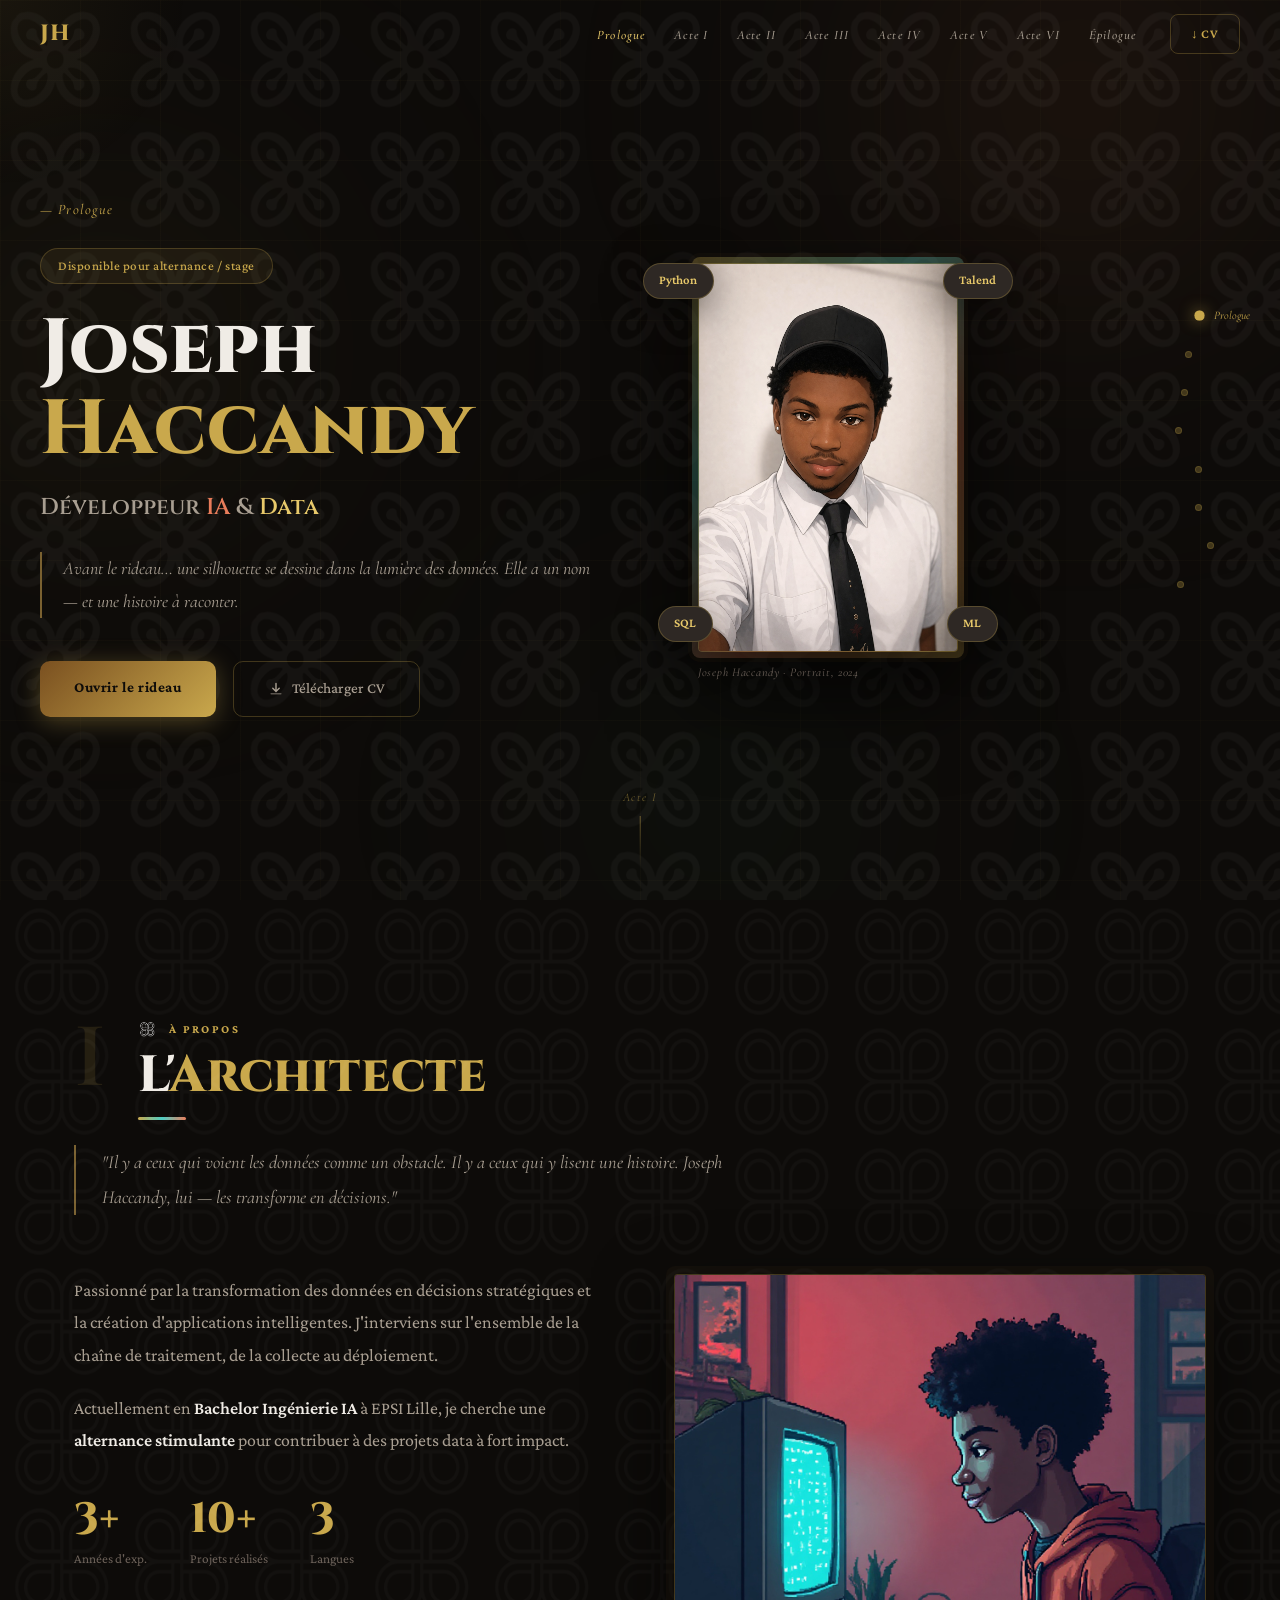
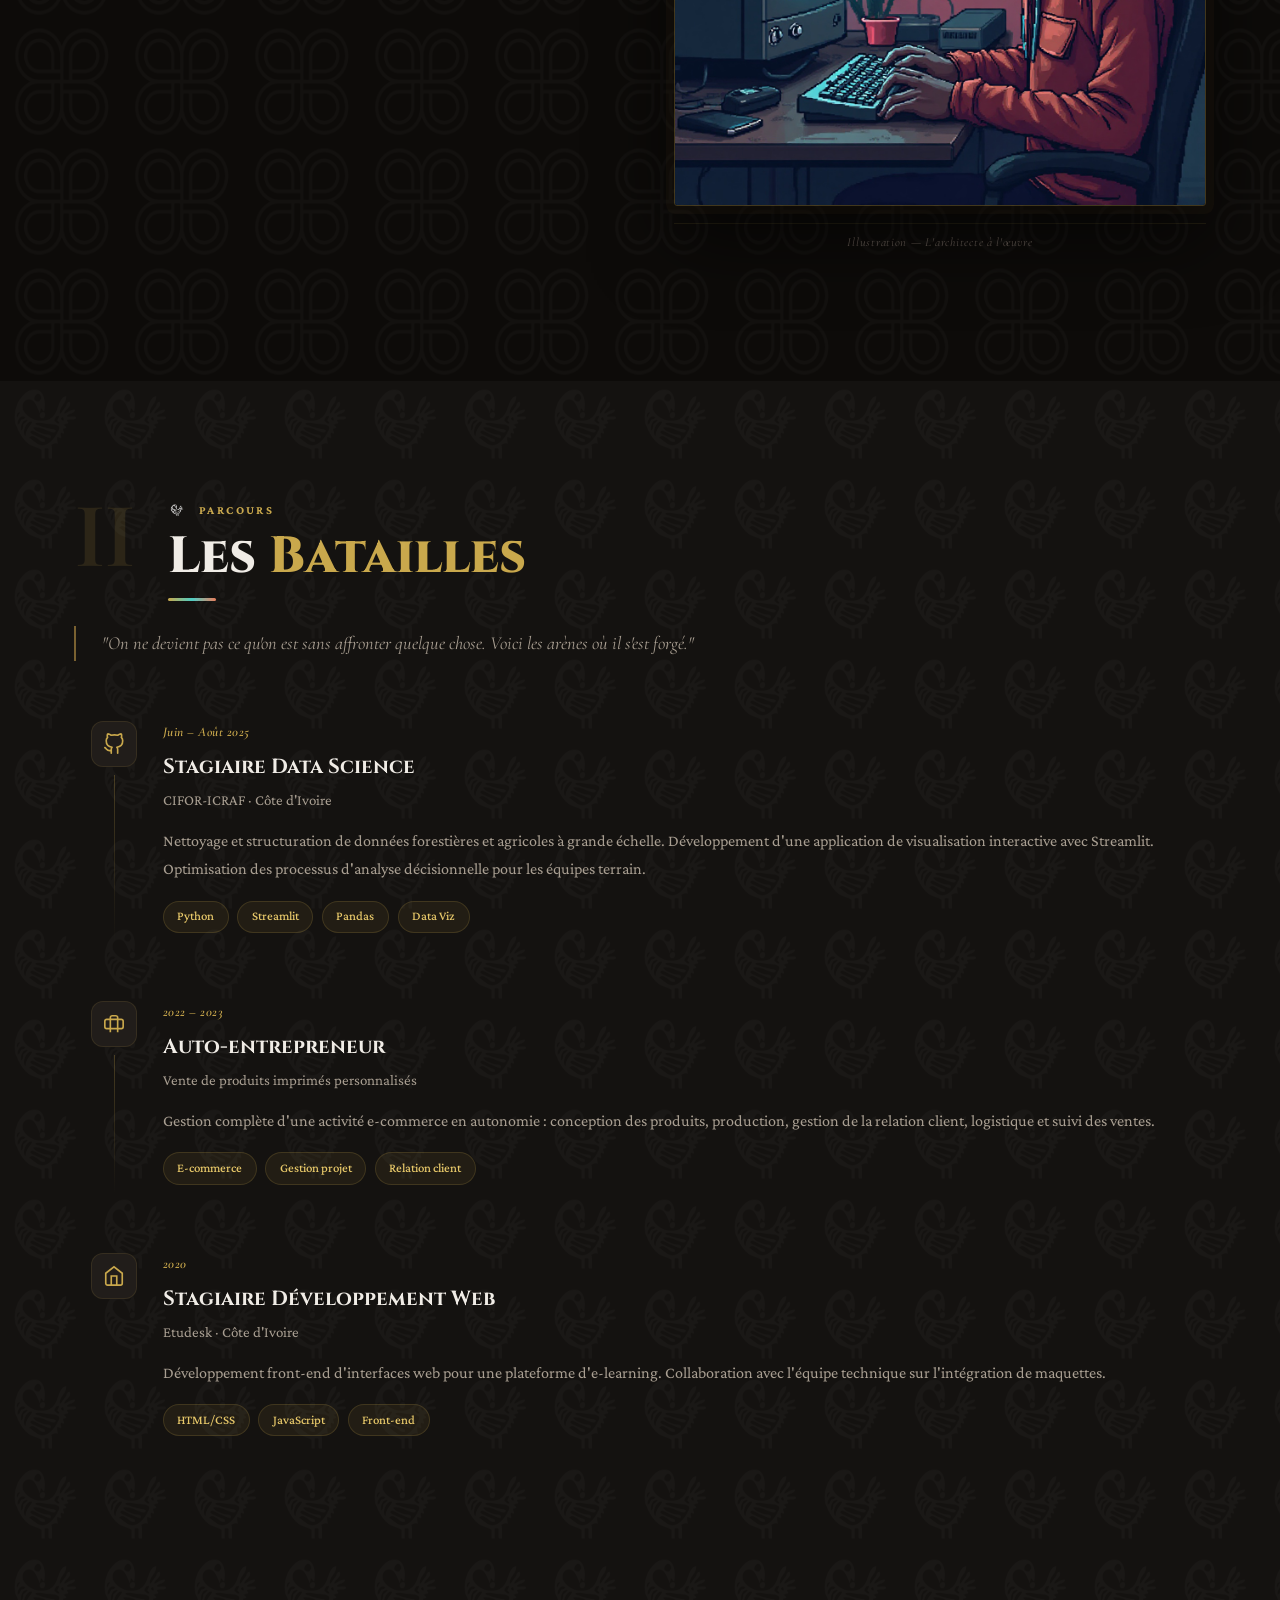
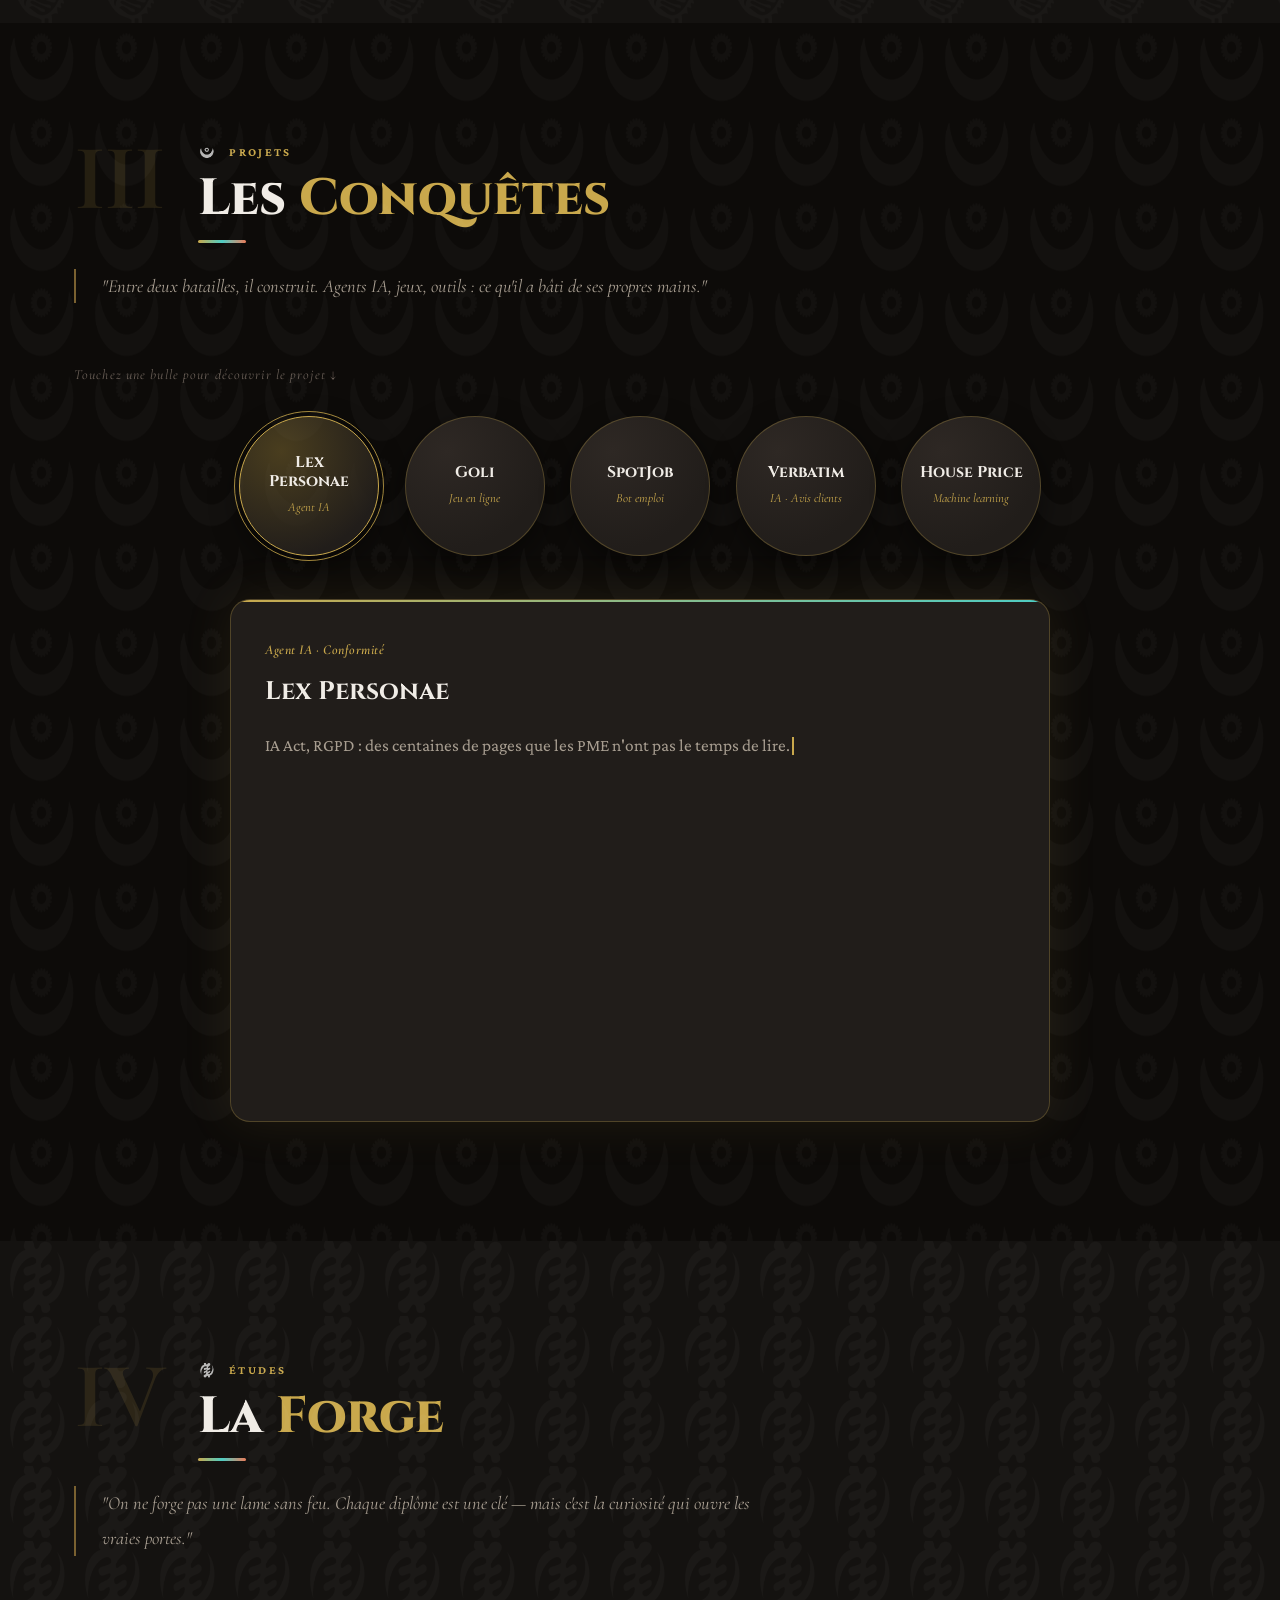
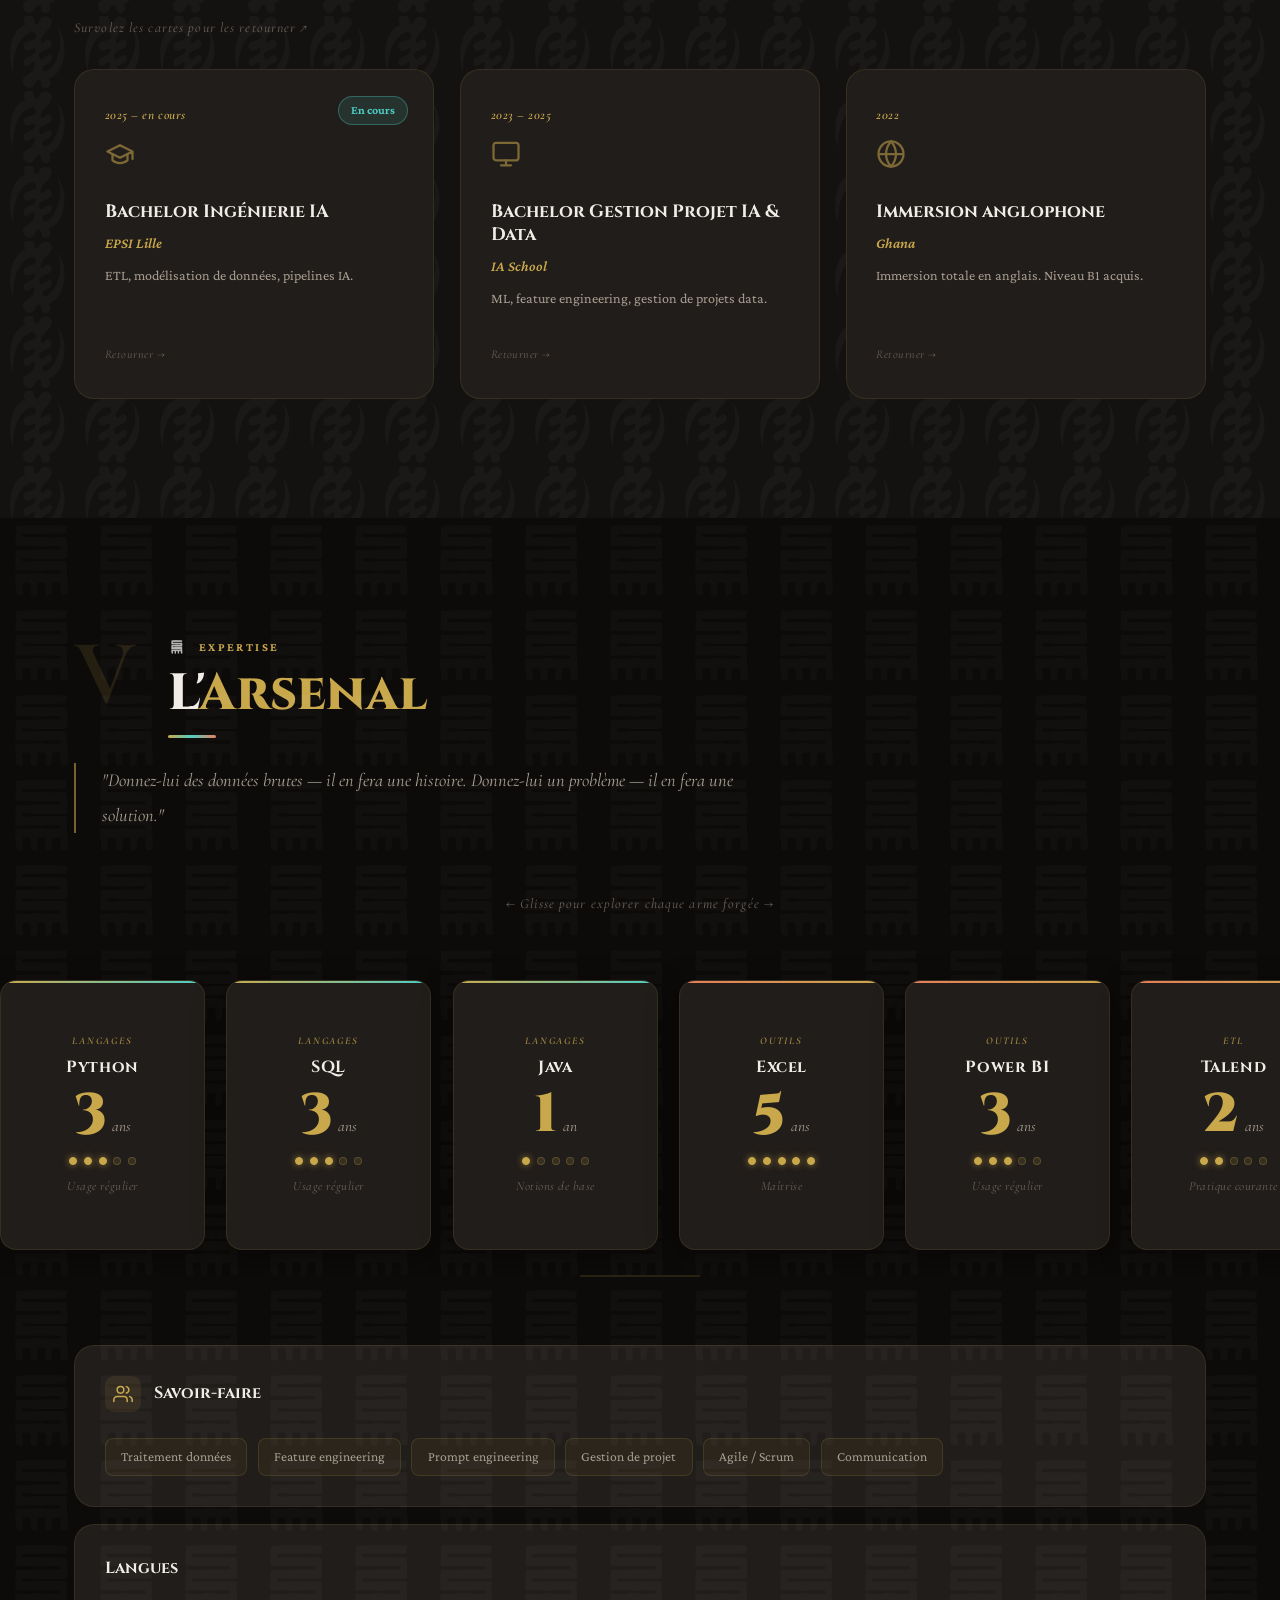
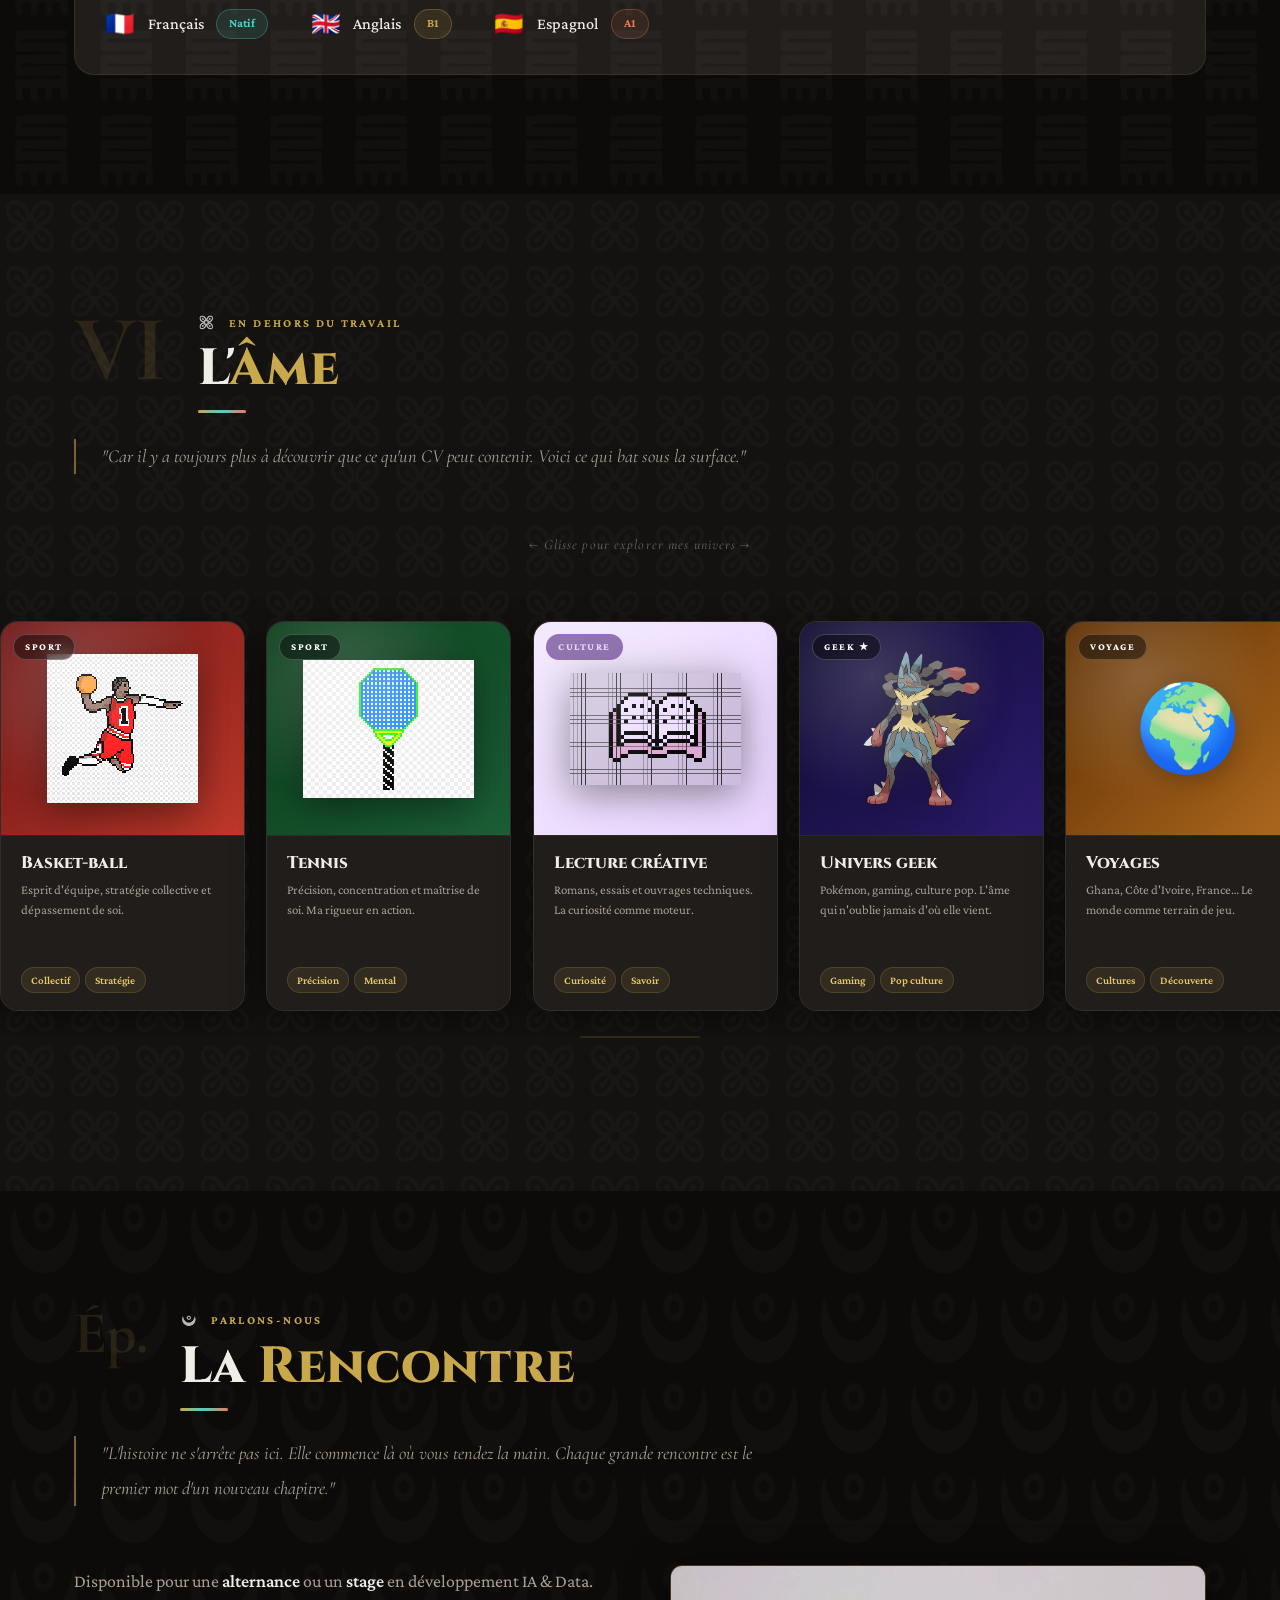
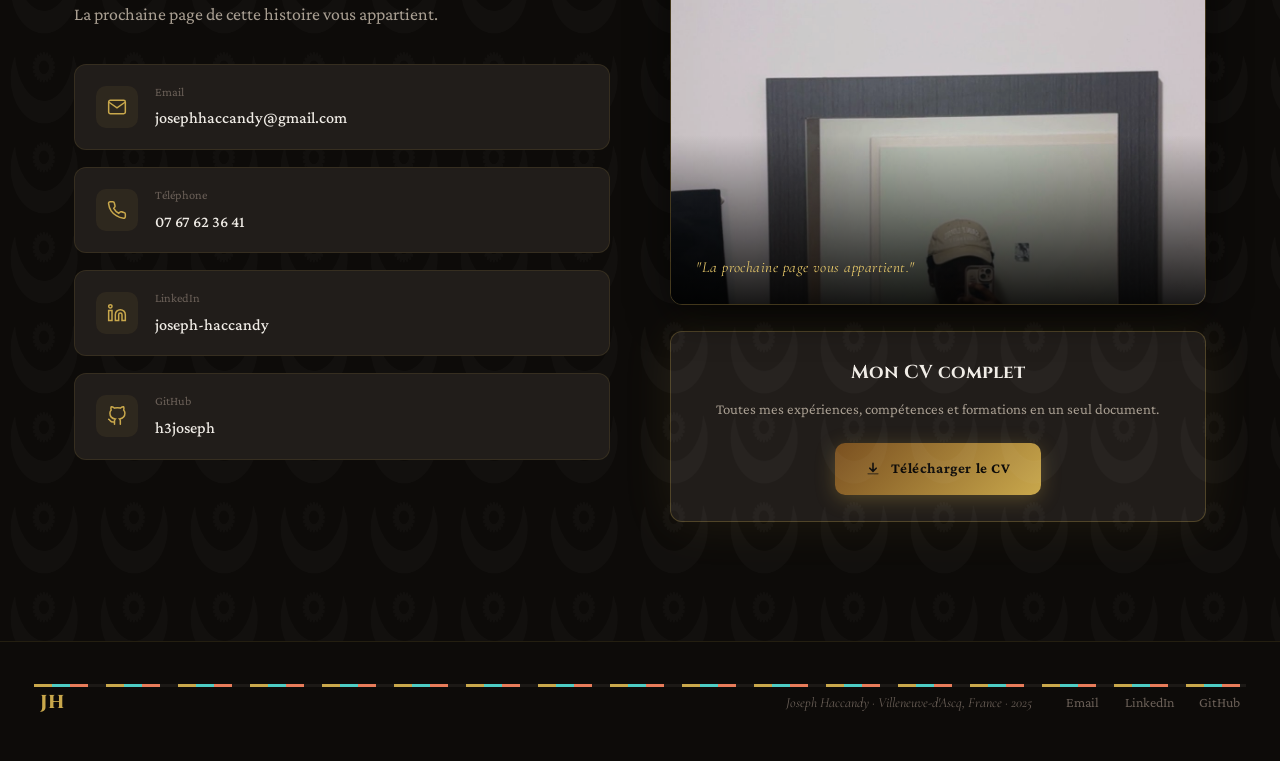
<file: index.html>
<!DOCTYPE html>
<html lang="fr">
<head>
  <meta charset="UTF-8" />
  <meta name="viewport" content="width=device-width, initial-scale=1.0" />
  <title>Joseph Haccandy — Développeur IA & Data</title>
  <link rel="stylesheet" href="static/css/style.css" />
  <link rel="preconnect" href="https://fonts.googleapis.com" />
  <link href="https://fonts.googleapis.com/css2?family=Cinzel:wght@400;600;700;900&family=Cormorant+Garamond:ital,wght@0,400;0,600;0,700;1,400;1,600&family=Crimson+Pro:ital,wght@0,300;0,400;0,500;1,400&display=swap" rel="stylesheet" />
</head>
<body>

  <div id="scroll-progress"></div>

  <!-- Dots chapitres -->
  <nav id="chapter-dots">
    <a href="#hero"       class="cdot active"><span class="cdot-pip"></span><span class="cdot-label">Prologue</span></a>
    <a href="#about"      class="cdot"><span class="cdot-pip"></span><span class="cdot-label">L'Architecte</span></a>
    <a href="#experience" class="cdot"><span class="cdot-pip"></span><span class="cdot-label">Les Batailles</span></a>
    <a href="#projets"    class="cdot"><span class="cdot-pip"></span><span class="cdot-label">Les Conquêtes</span></a>
    <a href="#formation"  class="cdot"><span class="cdot-pip"></span><span class="cdot-label">La Forge</span></a>
    <a href="#skills"     class="cdot"><span class="cdot-pip"></span><span class="cdot-label">L'Arsenal</span></a>
    <a href="#loisirs"    class="cdot"><span class="cdot-pip"></span><span class="cdot-label">L'Âme</span></a>
    <a href="#contact"    class="cdot"><span class="cdot-pip"></span><span class="cdot-label">La Rencontre</span></a>
  </nav>

  <!-- ══════════ NAV ══════════ -->
  <nav id="nav">
    <div class="nav-inner">
      <span class="nav-logo">JH</span>
      <ul class="nav-links">
        <li><a href="#hero">Prologue</a></li>
        <li><a href="#about">Acte I</a></li>
        <li><a href="#experience">Acte II</a></li>
        <li><a href="#projets">Acte III</a></li>
        <li><a href="#formation">Acte IV</a></li>
        <li><a href="#skills">Acte V</a></li>
        <li><a href="#loisirs">Acte VI</a></li>
        <li><a href="#contact">Épilogue</a></li>
      </ul>
      <a href="static/cv/cv-complet.pdf" download class="nav-cta magnetic">↓ CV</a>
    </div>
  </nav>

  <!-- ══════════════════════════════════════════════
       HERO · PROLOGUE
  ═══════════════════════════════════════════════════ -->
  <section id="hero">
    <!-- Fond : éclairage de scène + Adinkra en filigrane -->
    <div class="hero-stage-bg">
      <div class="stage-glow glow-terra"></div>
      <div class="stage-glow glow-kente"></div>
      <div class="stage-glow glow-green"></div>
      <div class="hero-grid"></div>
    </div>
    <!-- Adinkra en filigrane -->
    <div class="adinkra-bg-pattern" style="background-image:url('image/villageois.png')"></div>

    <div class="hero-inner">
      <div class="hero-content">
        <div class="chapter-mark reveal">— Prologue</div>
        <div class="hero-tag reveal">Disponible pour alternance / stage</div>
        <h1 class="hero-name reveal">
          <span class="line">Joseph</span>
          <span class="line accent" id="scramble-target">Haccandy</span>
        </h1>
        <p class="hero-role reveal">Développeur <span class="hl-terra">IA</span> & <span class="hl-kente">Data</span></p>
        <p class="hero-desc reveal"><em>Avant le rideau… une silhouette se dessine dans la lumière des données. Elle a un nom — et une histoire à raconter.</em></p>
        <div class="hero-actions reveal">
          <a href="#about" class="btn-primary magnetic">Ouvrir le rideau</a>
          <a href="static/cv/cv-complet.pdf" download class="btn-ghost magnetic">
            <svg viewBox="0 0 20 20" fill="none" width="16"><path d="M10 3v10M6 9l4 4 4-4" stroke="currentColor" stroke-width="1.8" stroke-linecap="round"/><rect x="3" y="15" width="14" height="2" rx="1" fill="currentColor" opacity=".5"/></svg>
            Télécharger CV
          </a>
        </div>
      </div>

      <div class="hero-visual" id="hero-visual">
        <div class="portrait-wrap" id="portrait-frame">
          <div class="portrait-kente-border"></div>
          <img src="image/moi-IAgenerated.png" alt="Joseph Haccandy" class="portrait-img" />
          <div class="portrait-caption">Joseph Haccandy · Portrait, 2024</div>
        </div>
        <div class="float-badge b1">Python</div>
        <div class="float-badge b2">Talend</div>
        <div class="float-badge b3">SQL</div>
        <div class="float-badge b4">ML</div>
      </div>
    </div>

    <a href="#about" class="scroll-hint">
      <span class="scroll-hint-text">Acte I</span>
      <span class="scroll-hint-line"></span>
    </a>
  </section>

  <!-- ══════════════════════════════════════════════
       ABOUT · ACTE I  — symbole : Infidèle (nœud)
  ═══════════════════════════════════════════════════ -->
  <section id="about">
    <div class="adinkra-bg-pattern" style="background-image:url('image/infidele.png'); opacity:.022;"></div>
    <div class="container">
      <div class="act-header reveal">
        <div class="act-number">I</div>
        <div>
          <div class="section-label">
            <img src="image/infidele.png" class="adinkra-icon" aria-hidden="true" />
            À propos
          </div>
          <h2 class="section-title">L'<span class="accent">Architecte</span></h2>
          <div class="kente-line"></div>
        </div>
      </div>
      <p class="chapter-quote reveal">"Il y a ceux qui voient les données comme un obstacle. Il y a ceux qui y lisent une histoire. Joseph Haccandy, lui — les transforme en décisions."</p>
      <div class="about-grid">
        <div class="about-text reveal">
          <p>Passionné par la transformation des données en décisions stratégiques et la création d'applications intelligentes. J'interviens sur l'ensemble de la chaîne de traitement, de la collecte au déploiement.</p>
          <p>Actuellement en <strong>Bachelor Ingénierie IA</strong> à EPSI Lille, je cherche une <strong>alternance stimulante</strong> pour contribuer à des projets data à fort impact.</p>
          <div class="about-stats">
            <div class="stat reveal">
              <span class="stat-num">3+</span>
              <span class="stat-label">Années d'exp.</span>
            </div>
            <div class="stat reveal">
              <span class="stat-num">10+</span>
              <span class="stat-label">Projets réalisés</span>
            </div>
            <div class="stat reveal">
              <span class="stat-num">3</span>
              <span class="stat-label">Langues</span>
            </div>
          </div>
        </div>
        <div class="artwork-container reveal">
          <div class="artwork-frame">
            <img src="image/devant-lordi.jpg" alt="L'atelier" class="artwork-img" />
            <div class="artwork-overlay"><span>L'atelier · 2024</span></div>
          </div>
          <div class="artwork-meta">Illustration — L'architecte à l'œuvre</div>
        </div>
      </div>
    </div>
  </section>

  <!-- ══════════════════════════════════════════════
       EXPÉRIENCE · ACTE II  — symbole : Kpakpato (oiseau/sankofa)
  ═══════════════════════════════════════════════════ -->
  <section id="experience" class="section-dark">
    <div class="adinkra-bg-pattern" style="background-image:url('image/kpakpato.png'); opacity:.025; background-size:90px 90px;"></div>
    <div class="container">
      <div class="act-header reveal">
        <div class="act-number">II</div>
        <div>
          <div class="section-label">
            <img src="image/kpakpato.png" class="adinkra-icon" aria-hidden="true" />
            Parcours
          </div>
          <h2 class="section-title">Les <span class="accent">Batailles</span></h2>
          <div class="kente-line"></div>
        </div>
      </div>
      <p class="chapter-quote reveal">"On ne devient pas ce qu'on est sans affronter quelque chose. Voici les arènes où il s'est forgé."</p>
      <div class="timeline">

        <div class="timeline-item reveal">
          <div class="tl-marker">
            <div class="tl-icon"><svg viewBox="0 0 24 24" fill="none" width="22"><path d="M9 19c-5 1.5-5-2.5-7-3m14 6v-3.87a3.37 3.37 0 0 0-.94-2.61c3.14-.35 6.44-1.54 6.44-7A5.44 5.44 0 0 0 20 4.77 5.07 5.07 0 0 0 19.91 1S18.73.65 16 2.48a13.38 13.38 0 0 0-7 0C6.27.65 5.09 1 5.09 1A5.07 5.07 0 0 0 5 4.77a5.44 5.44 0 0 0-1.5 3.78c0 5.42 3.3 6.61 6.44 7A3.37 3.37 0 0 0 9 18.13V22" stroke="currentColor" stroke-width="1.8" stroke-linecap="round" stroke-linejoin="round"/></svg></div>
            <div class="tl-line"></div>
          </div>
          <div class="tl-content">
            <div class="tl-date">Juin – Août 2025</div>
            <h3 class="tl-title">Stagiaire Data Science</h3>
            <div class="tl-company">CIFOR-ICRAF · Côte d'Ivoire</div>
            <p class="tl-desc">Nettoyage et structuration de données forestières et agricoles à grande échelle. Développement d'une application de visualisation interactive avec Streamlit. Optimisation des processus d'analyse décisionnelle pour les équipes terrain.</p>
            <div class="tl-tags"><span>Python</span><span>Streamlit</span><span>Pandas</span><span>Data Viz</span></div>
          </div>
        </div>

        <div class="timeline-item reveal">
          <div class="tl-marker">
            <div class="tl-icon"><svg viewBox="0 0 24 24" fill="none" width="22"><path d="M20 7H4a2 2 0 0 0-2 2v6a2 2 0 0 0 2 2h16a2 2 0 0 0 2-2V9a2 2 0 0 0-2-2Z" stroke="currentColor" stroke-width="1.8"/><path d="M16 21V5a2 2 0 0 0-2-2h-4a2 2 0 0 0-2 2v16" stroke="currentColor" stroke-width="1.8"/></svg></div>
            <div class="tl-line"></div>
          </div>
          <div class="tl-content">
            <div class="tl-date">2022 – 2023</div>
            <h3 class="tl-title">Auto-entrepreneur</h3>
            <div class="tl-company">Vente de produits imprimés personnalisés</div>
            <p class="tl-desc">Gestion complète d'une activité e-commerce en autonomie : conception des produits, production, gestion de la relation client, logistique et suivi des ventes.</p>
            <div class="tl-tags"><span>E-commerce</span><span>Gestion projet</span><span>Relation client</span></div>
          </div>
        </div>

        <div class="timeline-item reveal">
          <div class="tl-marker">
            <div class="tl-icon"><svg viewBox="0 0 24 24" fill="none" width="22"><path d="M3 9l9-7 9 7v11a2 2 0 0 1-2 2H5a2 2 0 0 1-2-2z" stroke="currentColor" stroke-width="1.8"/><polyline points="9 22 9 12 15 12 15 22" stroke="currentColor" stroke-width="1.8"/></svg></div>
          </div>
          <div class="tl-content">
            <div class="tl-date">2020</div>
            <h3 class="tl-title">Stagiaire Développement Web</h3>
            <div class="tl-company">Etudesk · Côte d'Ivoire</div>
            <p class="tl-desc">Développement front-end d'interfaces web pour une plateforme d'e-learning. Collaboration avec l'équipe technique sur l'intégration de maquettes.</p>
            <div class="tl-tags"><span>HTML/CSS</span><span>JavaScript</span><span>Front-end</span></div>
          </div>
        </div>

      </div>
    </div>
  </section>

  <!-- ══════════════════════════════════════════════
       PROJETS · ACTE III — symbole : Mami-wata
  ═══════════════════════════════════════════════════ -->
  <section id="projets">
    <div class="adinkra-bg-pattern" style="background-image:url('image/Mami-wata.png'); opacity:.024; background-size:85px 85px;"></div>
    <div class="container">
      <div class="act-header reveal">
        <div class="act-number">III</div>
        <div>
          <div class="section-label">
            <img src="image/Mami-wata.png" class="adinkra-icon" aria-hidden="true" />
            Projets
          </div>
          <h2 class="section-title">Les <span class="accent">Conquêtes</span></h2>
          <div class="kente-line"></div>
        </div>
      </div>
      <p class="chapter-quote reveal">"Entre deux batailles, il construit. Agents IA, jeux, outils : ce qu'il a bâti de ses propres mains."</p>
      <p class="flip-instruction reveal">Touchez une bulle pour découvrir le projet ↓</p>

      <div class="bubbles reveal" role="group" aria-label="Projets">
        <button class="bubble active" style="--i:0" aria-controls="pd-lex" aria-pressed="true">
          <span class="bubble-name">Lex Personae</span><span class="bubble-kind">Agent IA</span>
        </button>
        <button class="bubble" style="--i:1" aria-controls="pd-goli" aria-pressed="false">
          <span class="bubble-name">Goli</span><span class="bubble-kind">Jeu en ligne</span>
        </button>
        <button class="bubble" style="--i:2" aria-controls="pd-spotjob" aria-pressed="false">
          <span class="bubble-name">SpotJob</span><span class="bubble-kind">Bot emploi</span>
        </button>
        <button class="bubble" style="--i:3" aria-controls="pd-verbatim" aria-pressed="false">
          <span class="bubble-name">Verbatim</span><span class="bubble-kind">IA · Avis clients</span>
        </button>
        <button class="bubble" style="--i:4" aria-controls="pd-house" aria-pressed="false">
          <span class="bubble-name">House Price</span><span class="bubble-kind">Machine learning</span>
        </button>
      </div>

      <div class="project-stage">

        <article class="project-detail active" id="pd-lex">
          <div class="pd-kind">Agent IA · Conformité</div>
          <h3 class="pd-title">Lex Personae</h3>
          <p class="pd-pitch">IA Act, RGPD : des centaines de pages que les PME n'ont pas le temps de lire. Lex Personae les lit pour elles. Vous posez votre question avec vos mots, l'assistant répond en citant l'article exact. Moins d'incertitude juridique, plus de décisions prises en confiance.</p>
          <div class="pd-skills">
            <div><p class="pd-skills-title">Compétences techniques</p><div class="tl-tags"><span>Python</span><span>Mistral (LLM)</span><span>RAG</span><span>Qdrant</span><span>Docker</span><span>Déploiement Render</span></div></div>
            <div><p class="pd-skills-title">Compétences humaines</p><div class="soft-skills"><span class="soft-tag">Vulgarisation</span><span class="soft-tag">Rigueur</span><span class="soft-tag">Écoute des besoins</span><span class="soft-tag">Autonomie</span></div></div>
          </div>
          <div class="pc-links">
            <a href="https://lex-personae.onrender.com/" target="_blank" rel="noopener" class="pc-link primary">Essayer la démo ↗</a>
          </div>
          <p class="pc-note">La démo met environ une minute à se réveiller si personne ne l'a ouverte récemment.</p>
        </article>

        <article class="project-detail" id="pd-goli">
          <div class="pd-kind">Game dev · Multijoueur temps réel</div>
          <h3 class="pd-title">Goli</h3>
          <p class="pd-pitch">Un loup-garou en ligne qui raconte une histoire : celle du Goli, le masque protecteur des Akans et des Baoulé. Rôles, destins, nuits de complots et jours de débats. Chacun joue depuis son téléphone, en direct. Une façon de faire vivre la culture ivoirienne le temps d'une partie entre amis.</p>
          <div class="pd-skills">
            <div><p class="pd-skills-title">Compétences techniques</p><div class="tl-tags"><span>Python</span><span>FastAPI</span><span>Socket.IO</span><span>POO</span><span>HTML/CSS/JS</span><span>Fly.io</span></div></div>
            <div><p class="pd-skills-title">Compétences humaines</p><div class="soft-skills"><span class="soft-tag">Créativité</span><span class="soft-tag">Storytelling</span><span class="soft-tag">Game design</span><span class="soft-tag">Sens du détail</span></div></div>
          </div>
          <div class="pc-links">
            <a href="https://goli-village.fly.dev/" target="_blank" rel="noopener" class="pc-link primary">Jouer maintenant ↗</a>
          </div>
        </article>

        <article class="project-detail" id="pd-spotjob">
          <div class="pd-kind">Automatisation · Bot Telegram</div>
          <h3 class="pd-title">SpotJob</h3>
          <p class="pd-pitch">Chercher un emploi, c'est rafraîchir les mêmes sites tous les jours. SpotJob le fait à votre place : il repère les offres France Travail qui correspondent à votre ville, vos mots-clés et votre contrat, puis vous les envoie sur Telegram trois fois par jour. Une appli mobile suit vos candidatures. Vous ne ratez plus une offre.</p>
          <div class="pd-skills">
            <div><p class="pd-skills-title">Compétences techniques</p><div class="tl-tags"><span>Python</span><span>API France Travail</span><span>Scraping</span><span>Bot Telegram</span><span>PWA</span><span>Render</span></div></div>
            <div><p class="pd-skills-title">Compétences humaines</p><div class="soft-skills"><span class="soft-tag">Sens produit</span><span class="soft-tag">Empathie utilisateur</span><span class="soft-tag">Persévérance</span><span class="soft-tag">Organisation</span></div></div>
          </div>
          <p class="pc-note">Projet privé · démonstration sur demande.</p>
        </article>

        <article class="project-detail" id="pd-verbatim">
          <div class="pd-kind">IA hybride · Analyse d'avis</div>
          <h3 class="pd-title">Verbatim</h3>
          <p class="pd-pitch">Des centaines d'avis clients, et aucune idée de quoi en faire ? Verbatim les lit tous en quelques minutes : sentiment, points forts, points à améliorer, puis un plan d'action priorisé que vous pouvez discuter avec l'IA. Pour un hôtel, un restaurant ou un commerce, la voix du client devient une liste de décisions.</p>
          <div class="pd-skills">
            <div><p class="pd-skills-title">Compétences techniques</p><div class="tl-tags"><span>Python</span><span>BERT (NLP)</span><span>LLM Mistral / Gemini / Groq</span><span>Streamlit</span><span>Pandas</span><span>Pytest</span></div></div>
            <div><p class="pd-skills-title">Compétences humaines</p><div class="soft-skills"><span class="soft-tag">Esprit d'analyse</span><span class="soft-tag">Orientation client</span><span class="soft-tag">Pédagogie</span><span class="soft-tag">Esprit critique</span></div></div>
          </div>
          <div class="pc-links">
            <a href="https://verbatim-avis-ia.streamlit.app/" target="_blank" rel="noopener" class="pc-link primary">Essayer la démo ↗</a>
            <a href="https://github.com/h3joseph/Verbatim" target="_blank" rel="noopener" class="pc-link">Code sur GitHub</a>
          </div>
        </article>

        <article class="project-detail" id="pd-house">
          <div class="pd-kind">Machine learning · Régression</div>
          <h3 class="pd-title">House Price Predict</h3>
          <p class="pd-pitch">Combien vaut vraiment cette maison ? À partir de ses caractéristiques (surface, quartier, année de construction…), ce modèle de machine learning estime son prix de vente. Le projet sert aussi de tutoriel : du nettoyage des données à l'évaluation du modèle, chaque étape est expliquée simplement.</p>
          <div class="pd-skills">
            <div><p class="pd-skills-title">Compétences techniques</p><div class="tl-tags"><span>Python</span><span>Pandas</span><span>Scikit-learn</span><span>EDA</span><span>Feature engineering</span><span>RMSE / R²</span></div></div>
            <div><p class="pd-skills-title">Compétences humaines</p><div class="soft-skills"><span class="soft-tag">Curiosité</span><span class="soft-tag">Rigueur méthodologique</span><span class="soft-tag">Pédagogie</span><span class="soft-tag">Esprit de synthèse</span></div></div>
          </div>
          <div class="pc-links">
            <a href="https://github.com/h3joseph/HOUSE-PRICE-PREDICT" target="_blank" rel="noopener" class="pc-link primary">Code sur GitHub ↗</a>
          </div>
        </article>

      </div>
    </div>
  </section>

  <!-- ══════════════════════════════════════════════
       FORMATION · ACTE IV — symbole : Nzara
  ═══════════════════════════════════════════════════ -->
  <section id="formation" class="section-dark">
    <div class="adinkra-bg-pattern" style="background-image:url('image/nzara.png'); opacity:.026; background-size:75px 75px;"></div>
    <div class="container">
      <div class="act-header reveal">
        <div class="act-number">IV</div>
        <div>
          <div class="section-label">
            <img src="image/nzara.png" class="adinkra-icon" aria-hidden="true" />
            Études
          </div>
          <h2 class="section-title">La <span class="accent">Forge</span></h2>
          <div class="kente-line"></div>
        </div>
      </div>
      <p class="chapter-quote reveal">"On ne forge pas une lame sans feu. Chaque diplôme est une clé — mais c'est la curiosité qui ouvre les vraies portes."</p>
      <p class="flip-instruction reveal">Survolez les cartes pour les retourner ↗</p>
      <div class="formation-grid">

        <div class="flip-card reveal" data-delay="0">
          <div class="flip-inner">
            <div class="flip-front">
              <div class="fc-year">2025 – en cours</div>
              <div class="fc-badge current">En cours</div>
              <div class="fc-icon"><svg viewBox="0 0 24 24" fill="none" width="30"><path d="M22 10v6M2 10l10-5 10 5-10 5-10-5z" stroke="currentColor" stroke-width="1.8" stroke-linecap="round" stroke-linejoin="round"/><path d="M6 12v5c3 3 9 3 12 0v-5" stroke="currentColor" stroke-width="1.8" stroke-linecap="round"/></svg></div>
              <h3>Bachelor Ingénierie IA</h3>
              <p class="fc-school">EPSI Lille</p>
              <p class="fc-desc">ETL, modélisation de données, pipelines IA.</p>
              <span class="flip-hint">Retourner →</span>
            </div>
            <div class="flip-back">
              <p class="flip-back-title">Ce que j'y apprends</p>
              <ul class="flip-list">
                <li>Pipelines ETL & modélisation</li>
                <li>Machine Learning en production</li>
                <li>Architecture data moderne</li>
                <li>Applications IA déployées</li>
              </ul>
              <span class="flip-back-badge">En cours · EPSI Lille</span>
            </div>
          </div>
        </div>

        <div class="flip-card reveal" data-delay="100">
          <div class="flip-inner">
            <div class="flip-front">
              <div class="fc-year">2023 – 2025</div>
              <div class="fc-icon"><svg viewBox="0 0 24 24" fill="none" width="30"><rect x="2" y="3" width="20" height="14" rx="2" stroke="currentColor" stroke-width="1.8"/><path d="M8 21h8M12 17v4" stroke="currentColor" stroke-width="1.8" stroke-linecap="round"/></svg></div>
              <h3>Bachelor Gestion Projet IA & Data</h3>
              <p class="fc-school">IA School</p>
              <p class="fc-desc">ML, feature engineering, gestion de projets data.</p>
              <span class="flip-hint">Retourner →</span>
            </div>
            <div class="flip-back">
              <p class="flip-back-title">Compétences acquises</p>
              <ul class="flip-list">
                <li>Machine learning & feature engineering</li>
                <li>Gestion de projets data</li>
                <li>Visualisation & analyse</li>
                <li>Méthodes agiles</li>
              </ul>
              <span class="flip-back-badge">Obtenu · IA School</span>
            </div>
          </div>
        </div>

        <div class="flip-card reveal" data-delay="200">
          <div class="flip-inner">
            <div class="flip-front">
              <div class="fc-year">2022</div>
              <div class="fc-icon"><svg viewBox="0 0 24 24" fill="none" width="30"><circle cx="12" cy="12" r="10" stroke="currentColor" stroke-width="1.8"/><path d="M2 12h20M12 2a15.3 15.3 0 0 1 4 10 15.3 15.3 0 0 1-4 10 15.3 15.3 0 0 1-4-10 15.3 15.3 0 0 1 4-10z" stroke="currentColor" stroke-width="1.8"/></svg></div>
              <h3>Immersion anglophone</h3>
              <p class="fc-school">Ghana</p>
              <p class="fc-desc">Immersion totale en anglais. Niveau B1 acquis.</p>
              <span class="flip-hint">Retourner →</span>
            </div>
            <div class="flip-back">
              <p class="flip-back-title">L'expérience Ghana</p>
              <ul class="flip-list">
                <li>Immersion professionnelle totale</li>
                <li>Niveau B1 certifié</li>
                <li>Ouverture interculturelle</li>
                <li>Adaptabilité renforcée</li>
              </ul>
              <span class="flip-back-badge">Certifié · B1 Anglais</span>
            </div>
          </div>
        </div>

      </div>
    </div>
  </section>

  <!-- ══════════════════════════════════════════════
       COMPÉTENCES · ACTE V — symbole : Traitre
  ═══════════════════════════════════════════════════ -->
  <section id="skills">
    <div class="adinkra-bg-pattern" style="background-image:url('image/traitre.png'); opacity:.022; background-size:85px 85px;"></div>
    <div class="container">
      <div class="act-header reveal">
        <div class="act-number">V</div>
        <div>
          <div class="section-label">
            <img src="image/traitre.png" class="adinkra-icon" aria-hidden="true" />
            Expertise
          </div>
          <h2 class="section-title">L'<span class="accent">Arsenal</span></h2>
          <div class="kente-line"></div>
        </div>
      </div>
      <p class="chapter-quote reveal">"Donnez-lui des données brutes — il en fera une histoire. Donnez-lui un problème — il en fera une solution."</p>
      <p class="drag-instruction reveal">← Glisse pour explorer chaque arme forgée →</p>
    </div>

    <div class="skills-carousel-wrapper">
      <div class="skills-carousel" id="skills-carousel">

        <div class="skcard cat-data reveal" data-delay="0">
          <div class="skcard-cat">Langages</div>
          <div class="skcard-name">Python</div>
          <div class="skcard-years-display"><span class="skcard-num">3</span><span class="skcard-unit">ans</span></div>
          <div class="skcard-dots"><span class="skdot on"></span><span class="skdot on"></span><span class="skdot on"></span><span class="skdot"></span><span class="skdot"></span></div>
          <div class="skcard-level">Usage régulier</div>
        </div>

        <div class="skcard cat-data reveal" data-delay="80">
          <div class="skcard-cat">Langages</div>
          <div class="skcard-name">SQL</div>
          <div class="skcard-years-display"><span class="skcard-num">3</span><span class="skcard-unit">ans</span></div>
          <div class="skcard-dots"><span class="skdot on"></span><span class="skdot on"></span><span class="skdot on"></span><span class="skdot"></span><span class="skdot"></span></div>
          <div class="skcard-level">Usage régulier</div>
        </div>

        <div class="skcard cat-data reveal" data-delay="160">
          <div class="skcard-cat">Langages</div>
          <div class="skcard-name">Java</div>
          <div class="skcard-years-display"><span class="skcard-num">1</span><span class="skcard-unit">an</span></div>
          <div class="skcard-dots"><span class="skdot on"></span><span class="skdot"></span><span class="skdot"></span><span class="skdot"></span><span class="skdot"></span></div>
          <div class="skcard-level">Notions de base</div>
        </div>

        <div class="skcard cat-outils reveal" data-delay="240">
          <div class="skcard-cat">Outils</div>
          <div class="skcard-name">Excel</div>
          <div class="skcard-years-display"><span class="skcard-num">5</span><span class="skcard-unit">ans</span></div>
          <div class="skcard-dots"><span class="skdot on"></span><span class="skdot on"></span><span class="skdot on"></span><span class="skdot on"></span><span class="skdot on"></span></div>
          <div class="skcard-level">Maîtrise</div>
        </div>

        <div class="skcard cat-outils reveal" data-delay="320">
          <div class="skcard-cat">Outils</div>
          <div class="skcard-name">Power BI</div>
          <div class="skcard-years-display"><span class="skcard-num">3</span><span class="skcard-unit">ans</span></div>
          <div class="skcard-dots"><span class="skdot on"></span><span class="skdot on"></span><span class="skdot on"></span><span class="skdot"></span><span class="skdot"></span></div>
          <div class="skcard-level">Usage régulier</div>
        </div>

        <div class="skcard cat-outils reveal" data-delay="400">
          <div class="skcard-cat">ETL</div>
          <div class="skcard-name">Talend</div>
          <div class="skcard-years-display"><span class="skcard-num">2</span><span class="skcard-unit">ans</span></div>
          <div class="skcard-dots"><span class="skdot on"></span><span class="skdot on"></span><span class="skdot"></span><span class="skdot"></span><span class="skdot"></span></div>
          <div class="skcard-level">Pratique courante</div>
        </div>

        <div class="skcard cat-dev reveal" data-delay="0">
          <div class="skcard-cat">Développement</div>
          <div class="skcard-name">HTML / CSS / JS</div>
          <div class="skcard-years-display"><span class="skcard-num">5</span><span class="skcard-unit">ans</span></div>
          <div class="skcard-dots"><span class="skdot on"></span><span class="skdot on"></span><span class="skdot on"></span><span class="skdot on"></span><span class="skdot on"></span></div>
          <div class="skcard-level">Maîtrise</div>
        </div>

        <div class="skcard cat-dev reveal" data-delay="80">
          <div class="skcard-cat">Développement</div>
          <div class="skcard-name">Streamlit</div>
          <div class="skcard-years-display"><span class="skcard-num">2</span><span class="skcard-unit">ans</span></div>
          <div class="skcard-dots"><span class="skdot on"></span><span class="skdot on"></span><span class="skdot"></span><span class="skdot"></span><span class="skdot"></span></div>
          <div class="skcard-level">Pratique courante</div>
        </div>

        <div class="skcard cat-dev reveal" data-delay="160">
          <div class="skcard-cat">Visualisation</div>
          <div class="skcard-name">Matplotlib</div>
          <div class="skcard-years-display"><span class="skcard-num">2</span><span class="skcard-unit">ans</span></div>
          <div class="skcard-dots"><span class="skdot on"></span><span class="skdot on"></span><span class="skdot"></span><span class="skdot"></span><span class="skdot"></span></div>
          <div class="skcard-level">Pratique courante</div>
        </div>

      </div>
      <div class="carousel-track-bar"><div class="carousel-track-fill" id="skills-fill"></div></div>
    </div>

    <div class="container">
      <div class="skills-bottom reveal">
        <div class="soft-skills-block">
          <div class="sg-header">
            <div class="sg-icon"><svg viewBox="0 0 24 24" fill="none" width="20"><path d="M17 21v-2a4 4 0 0 0-4-4H5a4 4 0 0 0-4 4v2" stroke="currentColor" stroke-width="1.8" stroke-linecap="round"/><circle cx="9" cy="7" r="4" stroke="currentColor" stroke-width="1.8"/><path d="M23 21v-2a4 4 0 0 0-3-3.87M16 3.13a4 4 0 0 1 0 7.75" stroke="currentColor" stroke-width="1.8" stroke-linecap="round"/></svg></div>
            <span>Savoir-faire</span>
          </div>
          <div class="soft-skills">
            <span class="soft-tag">Traitement données</span>
            <span class="soft-tag">Feature engineering</span>
            <span class="soft-tag">Prompt engineering</span>
            <span class="soft-tag">Gestion de projet</span>
            <span class="soft-tag">Agile / Scrum</span>
            <span class="soft-tag">Communication</span>
          </div>
        </div>
      </div>
      <div class="langues-row reveal">
        <h3 class="langues-title">Langues</h3>
        <div class="langues-list">
          <div class="langue-item"><span class="langue-flag">🇫🇷</span><span class="langue-name">Français</span><span class="langue-level natif">Natif</span></div>
          <div class="langue-item"><span class="langue-flag">🇬🇧</span><span class="langue-name">Anglais</span><span class="langue-level b1">B1</span></div>
          <div class="langue-item"><span class="langue-flag">🇪🇸</span><span class="langue-name">Espagnol</span><span class="langue-level a1">A1</span></div>
        </div>
      </div>
    </div>
  </section>

  <!-- ══════════════════════════════════════════════
       LOISIRS · ACTE VI — Carousel
  ═══════════════════════════════════════════════════ -->
  <section id="loisirs" class="section-dark">
    <div class="adinkra-bg-pattern" style="background-image:url('image/villageois.png'); opacity:.02; background-size:65px 65px;"></div>
    <div class="container">
      <div class="act-header reveal">
        <div class="act-number">VI</div>
        <div>
          <div class="section-label">
            <img src="image/villageois.png" class="adinkra-icon" aria-hidden="true" />
            En dehors du travail
          </div>
          <h2 class="section-title">L'<span class="accent">Âme</span></h2>
          <div class="kente-line"></div>
        </div>
      </div>
      <p class="chapter-quote reveal">"Car il y a toujours plus à découvrir que ce qu'un CV peut contenir. Voici ce qui bat sous la surface."</p>
      <p class="drag-instruction reveal">← Glisse pour explorer mes univers →</p>
    </div>

    <div class="loisirs-carousel-wrapper">
      <div class="loisirs-carousel" id="loisirs-carousel">

        <div class="lcard reveal" data-delay="0">
          <div class="lcard-top" style="--c1:#6B1515;--c2:#C0392B">
            <div class="lcard-badge">SPORT</div>
            <img src="image/basket.png" alt="Basket" class="lcard-img pixelart" />
            <div class="lcard-shine"></div>
          </div>
          <div class="lcard-bottom">
            <h3>Basket-ball</h3>
            <p>Esprit d'équipe, stratégie collective et dépassement de soi.</p>
            <div class="lcard-tags"><span>Collectif</span><span>Stratégie</span></div>
          </div>
        </div>

        <div class="lcard reveal" data-delay="80">
          <div class="lcard-top" style="--c1:#0A3D1A;--c2:#1C6038">
            <div class="lcard-badge">SPORT</div>
            <img src="image/tennis.png" alt="Tennis" class="lcard-img pixelart" />
            <div class="lcard-shine"></div>
          </div>
          <div class="lcard-bottom">
            <h3>Tennis</h3>
            <p>Précision, concentration et maîtrise de soi. Ma rigueur en action.</p>
            <div class="lcard-tags"><span>Précision</span><span>Mental</span></div>
          </div>
        </div>

        <div class="lcard reveal" data-delay="160">
          <div class="lcard-top lcard-top-light" style="--c1:#f3e8ff;--c2:#e9d5ff">
            <div class="lcard-badge lcard-badge-dark">CULTURE</div>
            <img src="image/livre.png" alt="Livre" class="lcard-img pixelart lcard-img-multiply" />
            <div class="lcard-shine"></div>
          </div>
          <div class="lcard-bottom">
            <h3>Lecture créative</h3>
            <p>Romans, essais et ouvrages techniques. La curiosité comme moteur.</p>
            <div class="lcard-tags"><span>Curiosité</span><span>Savoir</span></div>
          </div>
        </div>

        <div class="lcard reveal" data-delay="240">
          <div class="lcard-top" style="--c1:#0D0A2E;--c2:#2D1B6E">
            <div class="lcard-badge">GEEK ★</div>
            <img src="image/loukario.png" alt="Loukario" class="lcard-img lcard-img-pokemon" />
            <div class="lcard-shine"></div>
          </div>
          <div class="lcard-bottom">
            <h3>Univers geek</h3>
            <p>Pokémon, gaming, culture pop. L'âme qui n'oublie jamais d'où elle vient.</p>
            <div class="lcard-tags"><span>Gaming</span><span>Pop culture</span></div>
          </div>
        </div>

        <div class="lcard reveal" data-delay="320">
          <div class="lcard-top lcard-top-emoji" style="--c1:#5C2E00;--c2:#B06A20">
            <div class="lcard-badge">VOYAGE</div>
            <div class="lcard-emoji">🌍</div>
            <div class="lcard-shine"></div>
          </div>
          <div class="lcard-bottom">
            <h3>Voyages</h3>
            <p>Ghana, Côte d'Ivoire, France… Le monde comme terrain de jeu.</p>
            <div class="lcard-tags"><span>Cultures</span><span>Découverte</span></div>
          </div>
        </div>

        <div class="lcard reveal" data-delay="400">
          <div class="lcard-top lcard-top-emoji" style="--c1:#5C0A12;--c2:#A01020">
            <div class="lcard-badge">VALEURS</div>
            <div class="lcard-emoji">❤️</div>
            <div class="lcard-shine"></div>
          </div>
          <div class="lcard-bottom">
            <h3>Engagement humanitaire</h3>
            <p>La tech comme levier de justice sociale et de développement durable.</p>
            <div class="lcard-tags"><span>Impact</span><span>Tech for good</span></div>
          </div>
        </div>

      </div>
      <div class="carousel-track-bar"><div class="carousel-track-fill" id="carousel-fill"></div></div>
    </div>
  </section>

  <!-- ══════════════════════════════════════════════
       CONTACT · ÉPILOGUE — symbole : Mami Wata
  ═══════════════════════════════════════════════════ -->
  <section id="contact">
    <div class="adinkra-bg-pattern" style="background-image:url('image/Mami-wata.png'); opacity:.025; background-size:90px 90px;"></div>
    <div class="container">
      <div class="act-header reveal">
        <div class="act-number epilogue-mark">Ép.</div>
        <div>
          <div class="section-label">
            <img src="image/Mami-wata.png" class="adinkra-icon" aria-hidden="true" />
            Parlons-nous
          </div>
          <h2 class="section-title">La <span class="accent">Rencontre</span></h2>
          <div class="kente-line"></div>
        </div>
      </div>
      <p class="chapter-quote reveal">"L'histoire ne s'arrête pas ici. Elle commence là où vous tendez la main. Chaque grande rencontre est le premier mot d'un nouveau chapitre."</p>
      <div class="contact-layout">

        <div class="contact-info reveal">
          <p class="contact-intro">Disponible pour une <strong>alternance</strong> ou un <strong>stage</strong> en développement IA & Data. La prochaine page de cette histoire vous appartient.</p>
          <div class="contact-items">
            <a href="mailto:josephhaccandy@gmail.com" class="contact-item">
              <div class="ci-icon"><svg viewBox="0 0 24 24" fill="none" width="20"><path d="M4 4h16c1.1 0 2 .9 2 2v12c0 1.1-.9 2-2 2H4c-1.1 0-2-.9-2-2V6c0-1.1.9-2 2-2z" stroke="currentColor" stroke-width="1.8"/><polyline points="22,6 12,13 2,6" stroke="currentColor" stroke-width="1.8"/></svg></div>
              <div><div class="ci-label">Email</div><div class="ci-val">josephhaccandy@gmail.com</div></div>
            </a>
            <a href="tel:0767623641" class="contact-item">
              <div class="ci-icon"><svg viewBox="0 0 24 24" fill="none" width="20"><path d="M22 16.92v3a2 2 0 0 1-2.18 2 19.79 19.79 0 0 1-8.63-3.07A19.5 19.5 0 0 1 4.95 13a19.79 19.79 0 0 1-3.07-8.67A2 2 0 0 1 3.86 2h3a2 2 0 0 1 2 1.72c.127.96.361 1.903.7 2.81a2 2 0 0 1-.45 2.11L8.09 9.91a16 16 0 0 0 6 6l1.27-1.27a2 2 0 0 1 2.11-.45c.907.339 1.85.573 2.81.7A2 2 0 0 1 22 16.92z" stroke="currentColor" stroke-width="1.8"/></svg></div>
              <div><div class="ci-label">Téléphone</div><div class="ci-val">07 67 62 36 41</div></div>
            </a>
            <a href="https://linkedin.com/in/joseph-haccandy" target="_blank" class="contact-item">
              <div class="ci-icon"><svg viewBox="0 0 24 24" fill="none" width="20"><path d="M16 8a6 6 0 0 1 6 6v7h-4v-7a2 2 0 0 0-2-2 2 2 0 0 0-2 2v7h-4v-7a6 6 0 0 1 6-6z" stroke="currentColor" stroke-width="1.8"/><rect x="2" y="9" width="4" height="12" stroke="currentColor" stroke-width="1.8"/><circle cx="4" cy="4" r="2" stroke="currentColor" stroke-width="1.8"/></svg></div>
              <div><div class="ci-label">LinkedIn</div><div class="ci-val">joseph-haccandy</div></div>
            </a>
            <a href="https://github.com/h3joseph" target="_blank" class="contact-item">
              <div class="ci-icon"><svg viewBox="0 0 24 24" fill="none" width="20"><path d="M9 19c-5 1.5-5-2.5-7-3m14 6v-3.87a3.37 3.37 0 0 0-.94-2.61c3.14-.35 6.44-1.54 6.44-7A5.44 5.44 0 0 0 20 4.77 5.07 5.07 0 0 0 19.91 1S18.73.65 16 2.48a13.38 13.38 0 0 0-7 0C6.27.65 5.09 1 5.09 1A5.07 5.07 0 0 0 5 4.77a5.44 5.44 0 0 0-1.5 3.78c0 5.42 3.3 6.61 6.44 7A3.37 3.37 0 0 0 9 18.13V22" stroke="currentColor" stroke-width="1.8" stroke-linecap="round"/></svg></div>
              <div><div class="ci-label">GitHub</div><div class="ci-val">h3joseph</div></div>
            </a>
          </div>
        </div>

        <div class="contact-right reveal">
          <div class="photo-card-contact">
            <img src="image/moi-face-mirroire.jpg" alt="Joseph Haccandy" class="contact-photo" />
            <div class="photo-overlay-text"><span>"La prochaine page vous appartient."</span></div>
          </div>
          <div class="cv-card-mini">
            <h3>Mon CV complet</h3>
            <p>Toutes mes expériences, compétences et formations en un seul document.</p>
            <a href="static/cv/cv-complet.pdf" download class="btn-download magnetic">
              <svg viewBox="0 0 20 20" fill="none" width="16"><path d="M10 3v10M6 9l4 4 4-4" stroke="currentColor" stroke-width="2" stroke-linecap="round"/><rect x="3" y="15" width="14" height="2" rx="1" fill="currentColor" opacity=".5"/></svg>
              Télécharger le CV
            </a>
          </div>
        </div>

      </div>
    </div>
  </section>

  <footer>
    <div class="kente-full-bar"></div>
    <div class="footer-inner">
      <span class="footer-logo">JH</span>
      <p><em>Joseph Haccandy · Villeneuve-d'Ascq, France · 2025</em></p>
      <div class="footer-links">
        <a href="mailto:josephhaccandy@gmail.com">Email</a>
        <a href="https://linkedin.com/in/joseph-haccandy" target="_blank">LinkedIn</a>
        <a href="https://github.com/h3joseph" target="_blank">GitHub</a>
      </div>
    </div>
  </footer>

  <script src="static/js/main.js"></script>
</body>
</html>
</file>
<file: static/css/style.css>
/* ═══════════════════════════════════════════════════
   JOSEPH HACCANDY — PORTFOLIO CSS v3
   Gallery Noir · Carousel · Flip Cards · Dots Nav
   ═══════════════════════════════════════════════════ */

*, *::before, *::after { box-sizing: border-box; margin: 0; padding: 0; }

:root {
  --bg:          #0d0b09;
  --bg2:         #141210;
  --bg3:         #1c1916;
  --surface:     #211d1a;
  --surface2:    #2e2824;

  --gold:        #c9a84c;
  --gold-bright: #e8c96a;
  --gold-dim:    #7a6130;
  --teal:        #4ecdc4;
  --coral:       #e87c5a;

  --text:        #f0ece6;
  --text-muted:  #a89e91;
  --text-dim:    #6b6058;

  --border:      rgba(201,168,76,.12);
  --border2:     rgba(201,168,76,.28);

  --shadow:      0 8px 40px rgba(0,0,0,.6);
  --shadow-gold: 0 0 50px rgba(201,168,76,.1);

  --font-head:  'Cinzel', serif;
  --font-body:  'Crimson Pro', serif;
  --font-serif: 'Cormorant Garamond', serif;

  --radius:    12px;
  --radius-lg: 20px;
  --transition: .35s cubic-bezier(.4,0,.2,1);
}

html { scroll-behavior: smooth; font-size: 17px; }
body {
  font-family: var(--font-body);
  background: var(--bg); color: var(--text);
  line-height: 1.7; overflow-x: hidden;
  font-weight: 400;
}
a { color: inherit; text-decoration: none; }
img { max-width: 100%; display: block; }

::-webkit-scrollbar { width: 4px; }
::-webkit-scrollbar-track { background: var(--bg); }
::-webkit-scrollbar-thumb { background: var(--gold-dim); border-radius: 4px; }
::selection { background: rgba(201,168,76,.22); color: var(--gold-bright); }

/* ── PROGRESS BAR ── */
#scroll-progress {
  position: fixed; top: 0; left: 0; z-index: 500;
  height: 2px; width: 0%;
  background: linear-gradient(90deg, var(--gold), var(--teal));
  pointer-events: none;
}

/* ══════════════════════════════════════════════════
   CHAPTER DOTS NAV
══════════════════════════════════════════════════ */
#chapter-dots {
  position: fixed; right: 1.75rem; top: 50%;
  transform: translateY(-50%);
  z-index: 90;
  display: flex; flex-direction: column; gap: 1.1rem;
  align-items: flex-end;
}
.cdot {
  display: flex; align-items: center; gap: .65rem;
  cursor: pointer;
}
.cdot-label {
  font-family: var(--font-serif); font-style: italic;
  font-size: .68rem; color: var(--gold);
  opacity: 0; transition: opacity .3s, transform .3s;
  transform: translateX(6px); white-space: nowrap;
  pointer-events: none;
}
.cdot:hover .cdot-label,
.cdot.active .cdot-label { opacity: 1; transform: translateX(0); }
.cdot-pip {
  width: 7px; height: 7px; border-radius: 50%;
  background: rgba(201,168,76,.28);
  transition: all .3s ease; flex-shrink: 0;
  border: 1px solid rgba(201,168,76,.2);
}
.cdot:hover .cdot-pip,
.cdot.active .cdot-pip {
  background: var(--gold);
  box-shadow: 0 0 10px rgba(201,168,76,.7);
  transform: scale(1.5);
}
@media (max-width: 1100px) { #chapter-dots { display: none; } }

/* ══════════════════════════════════════════════════
   NAV
══════════════════════════════════════════════════ */
#nav {
  position: fixed; top: 0; left: 0; right: 0; z-index: 100;
  padding: 0 2rem;
  transition: background var(--transition), box-shadow var(--transition);
}
#nav.scrolled {
  background: rgba(13,11,9,.93);
  backdrop-filter: blur(20px);
  box-shadow: 0 1px 0 var(--border);
}
.nav-inner {
  max-width: 1200px; margin: 0 auto;
  display: flex; align-items: center; gap: 2rem; height: 68px;
}
.nav-logo {
  font-family: var(--font-head); font-weight: 800; font-size: 1.3rem;
  color: var(--gold); letter-spacing: .06em; margin-right: auto;
}
.nav-links { display: flex; gap: 1.75rem; list-style: none; }
.nav-links a {
  font-size: .76rem; font-weight: 500; letter-spacing: .08em;
  color: var(--text-muted); transition: color var(--transition);
  position: relative; font-family: var(--font-serif); font-style: italic;
}
.nav-links a::after {
  content: ''; position: absolute; bottom: -3px; left: 0; right: 0;
  height: 1px; background: var(--gold);
  transform: scaleX(0); transform-origin: right;
  transition: transform var(--transition);
}
.nav-links a:hover { color: var(--gold-bright); }
.nav-links a:hover::after { transform: scaleX(1); transform-origin: left; }
.nav-cta {
  padding: .5rem 1.2rem; background: transparent;
  border: 1px solid var(--border2); border-radius: 8px;
  color: var(--gold); font-size: .76rem; font-weight: 600;
  transition: all var(--transition); white-space: nowrap; letter-spacing: .06em;
}
.nav-cta:hover { background: var(--gold); color: var(--bg); }

/* ══════════════════════════════════════════════════
   HERO
══════════════════════════════════════════════════ */
#hero {
  min-height: 100vh; position: relative;
  display: flex; flex-direction: column;
  justify-content: center;
  padding: 100px 2rem 5rem;
  overflow: hidden;
}
.hero-bg { position: absolute; inset: 0; pointer-events: none; }
.warm-orb {
  position: absolute; border-radius: 50%;
  filter: blur(110px); opacity: .22;
}
.wo-1 {
  width: 700px; height: 700px;
  background: radial-gradient(circle, rgba(201,168,76,.5) 0%, transparent 70%);
  top: -200px; right: -150px;
  animation: orbFloat 15s ease-in-out infinite alternate;
}
.wo-2 {
  width: 500px; height: 500px;
  background: radial-gradient(circle, rgba(78,205,196,.35) 0%, transparent 70%);
  bottom: -100px; left: -100px;
  animation: orbFloat 20s ease-in-out infinite alternate-reverse;
}
@keyframes orbFloat {
  from { transform: translate(0,0) scale(1); }
  to   { transform: translate(40px,40px) scale(1.15); }
}
.grid-lines {
  position: absolute; inset: 0;
  background-image:
    linear-gradient(rgba(201,168,76,.03) 1px, transparent 1px),
    linear-gradient(90deg, rgba(201,168,76,.03) 1px, transparent 1px);
  background-size: 80px 80px;
}

.hero-inner {
  position: relative; z-index: 2;
  max-width: 1200px; width: 100%; margin: 0 auto;
  display: flex; align-items: center; gap: 4rem;
}
.hero-content { max-width: 560px; flex: 1; }

.chapter-mark {
  font-family: var(--font-serif); font-style: italic;
  font-size: .85rem; color: var(--gold);
  letter-spacing: .1em; margin-bottom: 1.5rem; display: block; opacity: .8;
}
.hero-tag {
  display: inline-block; padding: .35rem 1rem;
  background: rgba(201,168,76,.08);
  border: 1px solid rgba(201,168,76,.25); border-radius: 100px;
  font-size: .76rem; font-weight: 500; color: var(--gold);
  margin-bottom: 1.5rem; letter-spacing: .04em;
}
.hero-name {
  font-family: var(--font-head); font-weight: 800;
  font-size: clamp(3rem, 6vw, 5rem); line-height: 1.05; margin-bottom: 1rem;
}
.hero-name .line { display: block; }
.hero-name .accent { color: var(--gold); }
.hero-role {
  font-family: var(--font-head); font-size: clamp(1.1rem, 2vw, 1.35rem);
  font-weight: 600; color: var(--text-muted); margin-bottom: 1.5rem;
}
.hero-role .highlight { color: var(--gold-bright); }
.hero-desc {
  font-family: var(--font-serif); font-style: italic;
  font-size: 1.05rem; color: var(--text-muted); line-height: 1.85;
  margin-bottom: 2.5rem; border-left: 2px solid var(--gold-dim);
  padding-left: 1.25rem;
}
.hero-actions { display: flex; gap: 1rem; flex-wrap: wrap; }

.btn-primary {
  padding: .85rem 2rem;
  background: linear-gradient(135deg, #7a5020, var(--gold));
  color: var(--bg); font-weight: 700; font-size: .88rem;
  border-radius: 10px; letter-spacing: .04em;
  transition: transform var(--transition), box-shadow var(--transition);
  box-shadow: 0 4px 24px rgba(201,168,76,.35);
}
.btn-primary:hover { transform: translateY(-2px); box-shadow: 0 10px 35px rgba(201,168,76,.55); }
.btn-ghost {
  display: flex; align-items: center; gap: .5rem;
  padding: .85rem 2rem; border: 1px solid var(--border2); border-radius: 10px;
  color: var(--text-muted); font-weight: 500; font-size: .88rem;
  transition: all var(--transition);
}
.btn-ghost:hover { border-color: var(--gold); color: var(--gold); }

/* Portrait */
.hero-visual {
  position: relative; z-index: 2; flex: 0 0 320px;
  display: flex; align-items: center; justify-content: center;
  will-change: transform;
}
.portrait-frame { position: relative; width: 260px; will-change: transform; }
.portrait-img {
  width: 100%; border-radius: 4px; border: 1px solid var(--border2);
  box-shadow: 0 0 0 10px rgba(201,168,76,.03), 0 40px 90px rgba(0,0,0,.75);
  filter: brightness(1.05) contrast(1.02);
}
.portrait-caption {
  position: absolute; bottom: -1.8rem; left: 0;
  font-family: var(--font-serif); font-style: italic;
  font-size: .7rem; color: var(--text-dim); letter-spacing: .06em;
}
.float-badge {
  position: absolute; padding: .35rem .9rem;
  background: var(--surface2); border: 1px solid var(--border2);
  border-radius: 100px; font-size: .75rem; font-weight: 600;
  color: var(--gold-bright); white-space: nowrap; box-shadow: var(--shadow);
  will-change: transform;
}
.b1 { top: 0px;   left: -25px;  animation: badgeFloat 4s ease-in-out infinite; }
.b2 { top: 0px;   right: -25px; animation: badgeFloat 5s ease-in-out infinite .5s; }
.b3 { bottom: 10px; left: -10px;  animation: badgeFloat 4.5s ease-in-out infinite 1s; }
.b4 { bottom: 10px; right: -10px; animation: badgeFloat 3.8s ease-in-out infinite 1.5s; }
@keyframes badgeFloat {
  0%,100% { transform: translateY(0); }
  50%      { transform: translateY(-9px); }
}

.scroll-hint {
  position: absolute; bottom: 2rem; left: 50%; transform: translateX(-50%);
  display: flex; flex-direction: column; align-items: center; gap: .5rem;
  opacity: .5; animation: scrollBounce 2.5s ease-in-out infinite;
}
.scroll-hint-text {
  font-family: var(--font-serif); font-style: italic;
  font-size: .7rem; color: var(--gold); letter-spacing: .12em;
}
.scroll-hint-line {
  display: block; width: 1px; height: 50px;
  background: linear-gradient(to bottom, var(--gold), transparent);
}
@keyframes scrollBounce {
  0%,100% { transform: translateX(-50%) translateY(0); opacity: .5; }
  50%      { transform: translateX(-50%) translateY(12px); opacity: .9; }
}

/* ══════════════════════════════════════════════════
   HERO STAGE BACKGROUND
══════════════════════════════════════════════════ */
.hero-stage-bg {
  position: absolute; inset: 0; pointer-events: none; overflow: hidden; z-index: 0;
}
.stage-glow {
  position: absolute; border-radius: 50%;
  filter: blur(120px); opacity: .18; mix-blend-mode: screen;
}
.glow-terra { width:600px; height:600px; background:radial-gradient(circle,rgba(220,120,70,.6) 0%,transparent 70%); top:-200px; right:-100px; animation:orbFloat 18s ease-in-out infinite alternate; }
.glow-kente { width:500px; height:500px; background:radial-gradient(circle,rgba(201,168,76,.5) 0%,transparent 70%); top:100px; left:-150px; animation:orbFloat 14s ease-in-out infinite alternate-reverse; }
.glow-green { width:350px; height:350px; background:radial-gradient(circle,rgba(50,180,120,.4) 0%,transparent 70%); bottom:-80px; right:30%; animation:orbFloat 22s ease-in-out infinite alternate; }
.hero-grid {
  position: absolute; inset: 0;
  background-image: linear-gradient(rgba(201,168,76,.025) 1px,transparent 1px), linear-gradient(90deg,rgba(201,168,76,.025) 1px,transparent 1px);
  background-size: 80px 80px;
}

/* ── PORTRAIT WRAP ── */
.portrait-wrap { position: relative; width: 260px; will-change: transform; }
.portrait-kente-border {
  position: absolute; inset: -6px; border-radius: 8px; z-index: -1;
  background: linear-gradient(135deg, var(--gold), var(--teal), var(--coral), var(--gold));
  opacity: .35;
}

/* ── TEXT HIGHLIGHTS ── */
.hl-terra { color: var(--coral); }
.hl-kente { color: var(--gold-bright); }

/* ══════════════════════════════════════════════════
   CONTAINER & SECTIONS
══════════════════════════════════════════════════ */
.container { max-width: 1200px; margin: 0 auto; padding: 0 2rem; }
section { padding: 7rem 0; position: relative; }
.section-dark { background: var(--bg2); }

/* ── ADINKRA PATTERNS ── */
.adinkra-bg-pattern {
  position: absolute; inset: 0; pointer-events: none; z-index: 0;
  background-repeat: repeat; background-size: 120px 120px;
  opacity: .03;
  filter: invert(1) brightness(3);
}
.adinkra-icon {
  width: 18px; height: 18px; object-fit: contain;
  opacity: .7; flex-shrink: 0;
  filter: invert(1) brightness(2);
}
.kente-line {
  width: 48px; height: 3px; margin-top: .75rem;
  background: linear-gradient(90deg, var(--gold), var(--teal), var(--coral));
  border-radius: 2px;
}

/* ── ACTE STRUCTURE ── */
.act-header { display: flex; align-items: flex-start; gap: 2rem; margin-bottom: 1.5rem; }
.act-number {
  font-family: var(--font-serif); font-size: 5.5rem; font-weight: 700;
  line-height: 0.8; color: var(--gold); opacity: .13;
  letter-spacing: -.02em; flex-shrink: 0; user-select: none;
}
.epilogue-mark { font-size: 3.5rem; }
.section-label {
  font-size: .7rem; font-weight: 700; letter-spacing: .2em;
  color: var(--gold); text-transform: uppercase; margin-bottom: .5rem;
  display: flex; align-items: center; gap: .75rem;
}
.section-label::before { content: none; }
.section-title {
  font-family: var(--font-head); font-size: clamp(2rem, 4vw, 3rem);
  font-weight: 800; line-height: 1.1; color: var(--text);
}
.section-title .accent { color: var(--gold); }
.chapter-quote {
  font-family: var(--font-serif); font-style: italic;
  font-size: 1.08rem; color: var(--text-muted); line-height: 1.9;
  border-left: 2px solid var(--gold-dim); padding-left: 1.5rem;
  margin-bottom: 3.5rem; max-width: 680px; opacity: .85;
}
.flip-instruction, .drag-instruction {
  font-family: var(--font-serif); font-style: italic;
  font-size: .82rem; color: var(--text-dim); letter-spacing: .08em;
  margin-bottom: 1.75rem;
}
.drag-instruction { text-align: center; animation: dragPulse 2.5s ease-in-out infinite; }
@keyframes dragPulse { 0%,100% { opacity: .4; } 50% { opacity: .9; } }

/* ── REVEAL ── */
.reveal {
  opacity: 0; transform: translateY(30px);
  transition: opacity .7s cubic-bezier(.4,0,.2,1), transform .7s cubic-bezier(.4,0,.2,1);
}
.reveal.visible { opacity: 1; transform: none; }
.reveal[data-delay="0"]   { transition-delay: 0s; }
.reveal[data-delay="80"]  { transition-delay: .08s; }
.reveal[data-delay="100"] { transition-delay: .1s; }
.reveal[data-delay="160"] { transition-delay: .16s; }
.reveal[data-delay="200"] { transition-delay: .2s; }
.reveal[data-delay="240"] { transition-delay: .24s; }
.reveal[data-delay="300"] { transition-delay: .3s; }
.reveal[data-delay="320"] { transition-delay: .32s; }
.reveal[data-delay="400"] { transition-delay: .4s; }

/* ══════════════════════════════════════════════════
   ABOUT
══════════════════════════════════════════════════ */
.about-grid { display: grid; grid-template-columns: 1fr 1fr; gap: 4rem; align-items: start; }
.about-text p { color: var(--text-muted); font-size: 1.05rem; margin-bottom: 1.25rem; line-height: 1.8; }
.about-text strong { color: var(--text); font-weight: 600; }
.about-stats { display: flex; gap: 2.5rem; margin-top: 2.5rem; }
.stat { display: flex; flex-direction: column; }
.stat-num { font-family: var(--font-head); font-size: 2.5rem; font-weight: 800; color: var(--gold); line-height: 1; }
.stat-label { font-size: .78rem; color: var(--text-dim); margin-top: .4rem; }

.artwork-container { display: flex; flex-direction: column; gap: 1rem; }
.artwork-frame {
  position: relative; overflow: hidden; border-radius: 3px;
  border: 1px solid var(--border2);
  box-shadow: 0 0 0 8px rgba(201,168,76,.03), 0 30px 80px rgba(0,0,0,.65);
  cursor: crosshair;
}
.artwork-img { width: 100%; display: block; transition: transform .6s cubic-bezier(.4,0,.2,1); }
.artwork-frame:hover .artwork-img { transform: scale(1.05); }
.artwork-overlay {
  position: absolute; inset: 0;
  background: linear-gradient(to top, rgba(0,0,0,.85) 0%, transparent 55%);
  display: flex; align-items: flex-end; padding: 1.25rem;
  opacity: 0; transition: opacity var(--transition);
}
.artwork-frame:hover .artwork-overlay { opacity: 1; }
.artwork-overlay span { font-family: var(--font-serif); font-style: italic; font-size: .82rem; color: var(--gold-bright); letter-spacing: .06em; }
.artwork-meta { font-family: var(--font-serif); font-style: italic; font-size: .72rem; color: var(--text-dim); letter-spacing: .06em; text-align: center; padding: .5rem 0; border-top: 1px solid var(--border); }

/* ══════════════════════════════════════════════════
   TIMELINE
══════════════════════════════════════════════════ */
.timeline { position: relative; }
.timeline-item { display: grid; grid-template-columns: 80px 1fr; gap: 0; margin-bottom: 3rem; }
.tl-marker { display: flex; flex-direction: column; align-items: center; }
.tl-icon {
  width: 46px; height: 46px; flex-shrink: 0; background: var(--surface);
  border: 1.5px solid var(--border); border-radius: 12px;
  display: flex; align-items: center; justify-content: center; color: var(--gold);
  transition: all var(--transition);
}
.timeline-item:hover .tl-icon { background: rgba(201,168,76,.08); border-color: var(--gold); box-shadow: 0 0 24px rgba(201,168,76,.18); }
.tl-line { width: 1px; flex: 1; margin: 8px 0; background: linear-gradient(to bottom, var(--border2), transparent); min-height: 40px; }
.tl-content { padding-left: .5rem; padding-bottom: 1rem; }
.tl-date { font-family: var(--font-serif); font-style: italic; font-size: .78rem; color: var(--gold); font-weight: 600; letter-spacing: .04em; margin-bottom: .4rem; }
.tl-title { font-family: var(--font-head); font-size: 1.2rem; font-weight: 700; color: var(--text); margin-bottom: .2rem; }
.tl-company { font-size: .88rem; color: var(--text-muted); margin-bottom: .8rem; }
.tl-desc { font-size: .95rem; color: var(--text-muted); line-height: 1.75; margin-bottom: 1rem; }
.tl-tags { display: flex; flex-wrap: wrap; gap: .5rem; }
.tl-tags span { padding: .25rem .8rem; background: rgba(201,168,76,.08); border: 1px solid rgba(201,168,76,.18); border-radius: 100px; font-size: .75rem; font-weight: 500; color: var(--gold-bright); }

/* ══════════════════════════════════════════════════
   PROJETS PERSONNELS
══════════════════════════════════════════════════ */
.bubbles { display: flex; flex-wrap: wrap; justify-content: center; gap: 1.5rem; margin-bottom: 2.5rem; }
.bubble {
  --size: 140px;
  position: relative; width: var(--size); height: var(--size); border-radius: 50%;
  display: flex; flex-direction: column; align-items: center; justify-content: center; gap: .3rem;
  padding: 1rem; text-align: center; cursor: pointer; font: inherit;
  background: radial-gradient(circle at 30% 25%, var(--surface2), var(--surface) 70%);
  border: 1px solid var(--border2); color: var(--text);
  box-shadow: 0 10px 30px rgba(0,0,0,.45);
  animation: bubble-float 5s ease-in-out infinite;
  animation-delay: calc(var(--i) * -1s);
  transition: border-color var(--transition), box-shadow var(--transition), background var(--transition);
}
.bubble::after {
  content: ''; position: absolute; inset: -6px; border-radius: 50%;
  border: 1px solid var(--gold); opacity: 0; transform: scale(.9);
  transition: opacity var(--transition), transform var(--transition);
}
.bubble:hover, .bubble:focus-visible { border-color: var(--gold); box-shadow: 0 0 34px rgba(201,168,76,.22); outline: none; }
.bubble:hover::after, .bubble:focus-visible::after { opacity: .5; transform: scale(1); }
.bubble.active { background: radial-gradient(circle at 30% 25%, rgba(201,168,76,.32), var(--surface) 75%); border-color: var(--gold); }
.bubble.active::after { opacity: .8; transform: scale(1); animation: bubble-pulse 2.4s ease-out infinite; }
.bubble-name { font-family: var(--font-head); font-weight: 700; font-size: .92rem; line-height: 1.2; }
.bubble-kind { font-family: var(--font-serif); font-style: italic; font-size: .74rem; color: var(--gold); }
@keyframes bubble-float { 0%, 100% { transform: translateY(0); } 50% { transform: translateY(-10px); } }
@keyframes bubble-pulse { 0% { transform: scale(1); opacity: .8; } 100% { transform: scale(1.18); opacity: 0; } }

.project-stage { max-width: 820px; margin: 0 auto; }
.project-detail {
  display: none; position: relative; overflow: hidden;
  background: var(--surface); border: 1px solid var(--border2); border-radius: var(--radius-lg);
  padding: 2.25rem 2rem; box-shadow: var(--shadow-gold);
}
.project-detail::before {
  content: ''; position: absolute; top: 0; left: 0; right: 0; height: 2px;
  background: linear-gradient(90deg, var(--gold), var(--teal));
}
.project-detail.active { display: block; animation: pd-in .45s ease both; }
@keyframes pd-in { from { opacity: 0; transform: translateY(14px); } to { opacity: 1; transform: none; } }
.pd-kind { font-family: var(--font-serif); font-style: italic; font-size: .8rem; font-weight: 600; color: var(--gold); letter-spacing: .04em; margin-bottom: .5rem; }
.pd-title { font-family: var(--font-head); font-size: 1.5rem; font-weight: 700; color: var(--text); margin-bottom: 1rem; }
.pd-pitch { font-size: 1.02rem; color: var(--text-muted); line-height: 1.8; margin-bottom: 1.75rem; min-height: 5.4em; }
.pd-caret { display: inline-block; width: 2px; height: 1.05em; margin-left: 2px; vertical-align: text-bottom; background: var(--gold); animation: caret-blink .8s steps(1) infinite; }
@keyframes caret-blink { 50% { opacity: 0; } }
.pd-skills { display: grid; grid-template-columns: 1fr 1fr; gap: 1.5rem; margin-bottom: 1.75rem; }
.pd-skills-title { font-family: var(--font-head); font-size: .78rem; font-weight: 700; color: var(--gold); letter-spacing: .08em; text-transform: uppercase; margin-bottom: .75rem; }
.project-detail .pd-skills, .project-detail .pc-links, .project-detail .pc-note { transition: opacity .5s ease, transform .5s ease; }
.project-detail .pc-links { transition-delay: .15s; }
.project-detail .pc-note { transition-delay: .25s; }
.project-detail.typing .pd-skills,
.project-detail.typing .pc-links,
.project-detail.typing .pc-note { opacity: 0; transform: translateY(10px); transition: none; }
.sr-only { position: absolute; width: 1px; height: 1px; padding: 0; margin: -1px; overflow: hidden; clip: rect(0,0,0,0); white-space: nowrap; border: 0; }
@media (prefers-reduced-motion: reduce) {
  .bubble, .bubble.active::after, .project-detail.active { animation: none; }
}
.pc-links { display: flex; flex-wrap: wrap; gap: .6rem; margin-top: auto; }
.pc-link {
  padding: .5rem 1.1rem; border: 1px solid var(--border2); border-radius: 10px;
  font-size: .82rem; font-weight: 600; color: var(--text-muted); text-decoration: none;
  transition: all var(--transition);
}
.pc-link:hover { border-color: var(--gold); color: var(--gold); }
.pc-link.primary { background: rgba(201,168,76,.12); border-color: rgba(201,168,76,.35); color: var(--gold-bright); }
.pc-link.primary:hover { background: rgba(201,168,76,.2); }
.pc-note { font-family: var(--font-serif); font-style: italic; font-size: .72rem; color: var(--text-dim); margin-top: .8rem; }

/* ══════════════════════════════════════════════════
   FORMATION — FLIP CARDS
══════════════════════════════════════════════════ */
.formation-grid { display: grid; grid-template-columns: repeat(3, 1fr); gap: 1.5rem; }

.flip-card { perspective: 1200px; height: 330px; cursor: pointer; }
.flip-inner {
  position: relative; width: 100%; height: 100%;
  transform-style: preserve-3d;
  transition: transform .65s cubic-bezier(.4,0,.2,1);
}
.flip-card:hover .flip-inner { transform: rotateY(180deg); }

.flip-front, .flip-back {
  position: absolute; inset: 0;
  backface-visibility: hidden;
  -webkit-backface-visibility: hidden;
  border-radius: var(--radius-lg);
  padding: 2rem 1.75rem;
  display: flex; flex-direction: column;
}
.flip-front {
  background: var(--surface);
  border: 1px solid var(--border);
  overflow: hidden;
}
.flip-front::before {
  content: '';
  position: absolute; top: 0; left: 0; right: 0; height: 2px;
  background: linear-gradient(90deg, var(--gold), var(--teal));
  transform: scaleX(0); transform-origin: left;
  transition: transform .5s ease;
}
.flip-card:hover .flip-front::before { transform: scaleX(1); }

.flip-back {
  background: linear-gradient(135deg, var(--surface2), var(--bg3));
  border: 1px solid var(--border2);
  transform: rotateY(180deg);
  justify-content: center; gap: 0;
}

.fc-year { font-family: var(--font-serif); font-style: italic; font-size: .78rem; font-weight: 600; color: var(--gold); letter-spacing: .04em; margin-bottom: .75rem; }
.fc-badge { display: inline-block; position: absolute; top: 1.5rem; right: 1.5rem; padding: .2rem .7rem; border-radius: 100px; font-size: .7rem; font-weight: 700; }
.fc-badge.current { background: rgba(78,205,196,.12); border: 1px solid rgba(78,205,196,.35); color: var(--teal); }
.fc-icon { margin-bottom: 1.25rem; color: var(--gold); opacity: .55; }
.flip-front h3 { font-family: var(--font-head); font-size: 1.05rem; font-weight: 700; margin-bottom: .4rem; line-height: 1.3; }
.fc-school { font-size: .86rem; color: var(--gold); font-weight: 600; font-style: italic; margin-bottom: .5rem; }
.fc-desc { font-size: .83rem; color: var(--text-muted); line-height: 1.6; }
.flip-hint { font-family: var(--font-serif); font-style: italic; font-size: .7rem; color: var(--text-dim); margin-top: auto; letter-spacing: .04em; }

.flip-back-title { font-family: var(--font-head); font-size: .88rem; font-weight: 700; color: var(--gold); margin-bottom: 1.25rem; letter-spacing: .06em; text-transform: uppercase; }
.flip-list { list-style: none; display: flex; flex-direction: column; gap: .7rem; }
.flip-list li { font-size: .86rem; color: var(--text-muted); padding-left: 1.3rem; position: relative; line-height: 1.5; }
.flip-list li::before { content: '→'; position: absolute; left: 0; color: var(--gold); font-size: .8rem; }
.flip-back-badge { display: inline-block; margin-top: 1.5rem; padding: .25rem .85rem; border-radius: 100px; font-size: .7rem; font-weight: 700; background: rgba(201,168,76,.12); border: 1px solid rgba(201,168,76,.3); color: var(--gold); align-self: flex-start; }

/* ══════════════════════════════════════════════════
   COMPÉTENCES
══════════════════════════════════════════════════ */
.skills-layout { display: grid; grid-template-columns: 1fr 1fr; gap: 2rem; margin-bottom: 2.5rem; }
.skills-group { background: var(--surface); border: 1px solid var(--border); border-radius: var(--radius-lg); padding: 1.75rem; transition: border-color var(--transition); }
.skills-group:hover { border-color: var(--border2); }
.sg-header { display: flex; align-items: center; gap: .75rem; margin-bottom: 1.5rem; font-family: var(--font-head); font-weight: 700; font-size: .95rem; color: var(--text); }
.sg-icon { width: 36px; height: 36px; background: rgba(201,168,76,.1); border-radius: 9px; display: flex; align-items: center; justify-content: center; color: var(--gold); }
.skill-bar { display: flex; align-items: center; gap: 1rem; margin-bottom: 1rem; }
.sb-label { font-size: .84rem; color: var(--text-muted); width: 100px; flex-shrink: 0; }
.sb-track { flex: 1; height: 4px; background: rgba(201,168,76,.1); border-radius: 100px; overflow: hidden; }
.sb-fill { height: 100%; background: linear-gradient(90deg, var(--gold-dim), var(--gold)); border-radius: 100px; width: 0; transition: width 1.3s cubic-bezier(.4,0,.2,1); }
.sb-pct { font-size: .74rem; color: var(--gold); width: 32px; text-align: right; flex-shrink: 0; }
.skill-bars { display: flex; flex-direction: column; gap: 0; }
.soft-skills { display: flex; flex-wrap: wrap; gap: .6rem; }
.soft-tag { padding: .4rem .9rem; background: rgba(201,168,76,.06); border: 1px solid rgba(201,168,76,.15); border-radius: 8px; font-size: .8rem; color: var(--text-muted); transition: all var(--transition); cursor: default; }
.soft-tag:hover { background: rgba(201,168,76,.12); color: var(--gold-bright); border-color: rgba(201,168,76,.3); transform: translateY(-2px); }
.langues-row { background: var(--surface); border: 1px solid var(--border); border-radius: var(--radius-lg); padding: 1.75rem; }
.langues-title { font-family: var(--font-head); font-size: .95rem; font-weight: 700; margin-bottom: 1.25rem; }
.langues-list { display: flex; gap: 2.5rem; flex-wrap: wrap; }
.langue-item { display: flex; align-items: center; gap: .75rem; }
.langue-flag { font-size: 1.4rem; }
.langue-name { font-weight: 500; font-size: .95rem; }
.langue-level { padding: .2rem .7rem; border-radius: 100px; font-size: .72rem; font-weight: 700; }
.langue-level.natif { background: rgba(78,205,196,.12); border: 1px solid rgba(78,205,196,.3); color: var(--teal); }
.langue-level.b1    { background: rgba(201,168,76,.12); border: 1px solid rgba(201,168,76,.3); color: var(--gold); }
.langue-level.a1    { background: rgba(232,124,90,.1);  border: 1px solid rgba(232,124,90,.3); color: var(--coral); }

/* ══════════════════════════════════════════════════
   LOISIRS — CAROUSEL HORIZONTAL
══════════════════════════════════════════════════ */
.loisirs-carousel-wrapper {
  padding: .5rem 0 2rem;
  overflow: hidden;
}
.loisirs-carousel {
  display: flex; gap: 1.25rem;
  padding: 1.5rem 2rem 1.5rem;
  overflow-x: auto; overflow-y: visible;
  scroll-snap-type: x mandatory;
  cursor: grab;
  scrollbar-width: none; -ms-overflow-style: none;
  -webkit-user-select: none; user-select: none;
}
.loisirs-carousel::-webkit-scrollbar { display: none; }
.loisirs-carousel.grabbing { cursor: grabbing; }

/* Indicateur de piste */
.carousel-track-bar {
  width: 120px; height: 2px;
  background: rgba(201,168,76,.15);
  border-radius: 2px; margin: 0 auto;
}
.carousel-track-fill {
  height: 100%; width: 0%;
  background: linear-gradient(90deg, var(--gold), var(--teal));
  border-radius: 2px; transition: width .1s linear;
}

/* ── LCARD — Trading card style ── */
.lcard {
  flex: 0 0 245px; height: 390px;
  border-radius: 18px; overflow: hidden;
  scroll-snap-align: start;
  display: flex; flex-direction: column;
  background: var(--surface);
  border: 1.5px solid rgba(255,255,255,.07);
  position: relative;
  box-shadow: 0 8px 32px rgba(0,0,0,.5);
  transition: transform .3s ease, box-shadow .3s ease, border-color .3s ease;
  will-change: transform;
}
.lcard:hover {
  transform: translateY(-14px) scale(1.03);
  box-shadow: 0 28px 70px rgba(0,0,0,.65);
  border-color: rgba(255,255,255,.16);
  z-index: 10;
}

/* Top coloré de la carte */
.lcard-top {
  flex: 0 0 55%; position: relative;
  background: linear-gradient(135deg, var(--c1), var(--c2));
  display: flex; align-items: center; justify-content: center;
  overflow: hidden;
}
.lcard-top-light {
  background: linear-gradient(135deg, var(--c1), var(--c2)) !important;
}
.lcard-top-emoji {
  background: linear-gradient(135deg, var(--c1), var(--c2));
}

/* Reflet luisant sur le top */
.lcard-shine {
  position: absolute; inset: 0; pointer-events: none; z-index: 2;
  background: radial-gradient(ellipse at 30% 25%, rgba(255,255,255,.18) 0%, transparent 55%);
  transition: opacity .3s;
}
.lcard:hover .lcard-shine { opacity: 1.5; }

/* Badge type carte */
.lcard-badge {
  position: absolute; top: .7rem; left: .7rem; z-index: 3;
  background: rgba(0,0,0,.45); border: 1px solid rgba(255,255,255,.2);
  border-radius: 100px; font-size: .58rem; font-weight: 800;
  letter-spacing: .16em; color: #fff; padding: .22rem .65rem;
  backdrop-filter: blur(8px);
}
.lcard-badge-dark {
  background: rgba(80,40,120,.6); color: #e9d5ff;
  border-color: rgba(168,85,247,.4);
}

/* Images pixel art */
.lcard-img {
  width: 70%; height: 70%; object-fit: contain; z-index: 1;
  transition: transform .4s cubic-bezier(.34,1.56,.64,1);
  filter: drop-shadow(0 8px 20px rgba(0,0,0,.45));
}
.lcard:hover .lcard-img { transform: scale(1.15) translateY(-6px); }
.lcard-img-pokemon { width: 80%; height: 80%; }
.pixelart { image-rendering: pixelated; image-rendering: crisp-edges; }
.lcard-img-multiply { mix-blend-mode: multiply; }

/* Emoji pour les cartes sans image */
.lcard-emoji {
  font-size: 5rem; z-index: 1;
  transition: transform .4s cubic-bezier(.34,1.56,.64,1);
  filter: drop-shadow(0 4px 12px rgba(0,0,0,.3));
}
.lcard:hover .lcard-emoji { transform: scale(1.15) translateY(-6px); }

/* Bas de la carte */
.lcard-bottom {
  flex: 1; padding: 1rem 1.15rem;
  display: flex; flex-direction: column; gap: .4rem;
  background: var(--surface);
  border-top: 1px solid rgba(255,255,255,.06);
}
.lcard-bottom h3 { font-family: var(--font-head); font-size: .98rem; font-weight: 800; color: var(--text); line-height: 1.2; }
.lcard-bottom p { font-size: .76rem; color: var(--text-muted); line-height: 1.5; flex: 1; }
.lcard-tags { display: flex; flex-wrap: wrap; gap: .28rem; margin-top: auto; padding-top: .3rem; }
.lcard-tags span { padding: .15rem .55rem; background: rgba(201,168,76,.1); border: 1px solid rgba(201,168,76,.2); border-radius: 100px; font-size: .65rem; font-weight: 600; color: var(--gold-bright); }

/* ══════════════════════════════════════════════════
   SKILLS CAROUSEL
══════════════════════════════════════════════════ */
.skills-carousel-wrapper { padding: .5rem 0 1.5rem; overflow: hidden; }
.skills-carousel {
  display: flex; gap: 1.25rem;
  padding: 1.5rem 2rem;
  overflow-x: auto; overflow-y: visible;
  scroll-snap-type: x mandatory;
  cursor: grab;
  scrollbar-width: none; -ms-overflow-style: none;
  -webkit-user-select: none; user-select: none;
}
.skills-carousel::-webkit-scrollbar { display: none; }
.skills-carousel.grabbing { cursor: grabbing; }

.skcard {
  flex: 0 0 205px; height: 270px;
  border-radius: 16px;
  scroll-snap-align: start;
  display: flex; flex-direction: column;
  align-items: center; justify-content: center;
  padding: 1.5rem 1rem;
  background: var(--surface);
  border: 1.5px solid rgba(201,168,76,.12);
  position: relative; text-align: center;
  box-shadow: 0 8px 32px rgba(0,0,0,.4);
  transition: transform .3s ease, box-shadow .3s ease, border-color .3s ease;
  will-change: transform; overflow: hidden;
  gap: .45rem;
}
.skcard::before {
  content: ''; position: absolute; top: 0; left: 0; right: 0; height: 2px;
}
.skcard.cat-data::before   { background: linear-gradient(90deg, var(--gold), var(--teal)); }
.skcard.cat-outils::before { background: linear-gradient(90deg, var(--coral), var(--gold)); }
.skcard.cat-dev::before    { background: linear-gradient(90deg, var(--teal), var(--coral)); }
.skcard:hover {
  transform: translateY(-10px) scale(1.04);
  box-shadow: 0 24px 60px rgba(0,0,0,.55);
  border-color: rgba(201,168,76,.32);
}
.skcard-cat {
  font-family: var(--font-serif); font-style: italic;
  font-size: .6rem; font-weight: 600; letter-spacing: .18em;
  color: var(--gold); text-transform: uppercase; opacity: .8;
}
.skcard-name {
  font-family: var(--font-head); font-size: .95rem; font-weight: 700;
  color: var(--text); line-height: 1.2; letter-spacing: .04em;
}
.skcard-years-display {
  display: flex; align-items: baseline; gap: .3rem;
  margin: .2rem 0;
}
.skcard-num {
  font-family: var(--font-head); font-size: 3.2rem; font-weight: 900;
  color: var(--gold); line-height: 1;
}
.skcard-unit {
  font-family: var(--font-serif); font-style: italic;
  font-size: .9rem; color: var(--text-muted);
}
.skcard-dots {
  display: flex; gap: .4rem; margin: .2rem 0;
}
.skdot {
  width: 8px; height: 8px; border-radius: 50%;
  background: rgba(201,168,76,.12);
  border: 1.5px solid rgba(201,168,76,.25);
  transition: all .3s ease;
}
.skdot.on {
  background: var(--gold);
  border-color: var(--gold);
  box-shadow: 0 0 7px rgba(201,168,76,.65);
}
.skcard:hover .skdot.on { box-shadow: 0 0 12px rgba(201,168,76,.9); }
.skcard-level {
  font-family: var(--font-serif); font-style: italic;
  font-size: .75rem; color: var(--text-dim); letter-spacing: .04em;
}

.skills-bottom { margin: 2.5rem 0 1rem; }
.soft-skills-block {
  background: var(--surface); border: 1px solid var(--border);
  border-radius: var(--radius-lg); padding: 1.75rem;
}

/* ══════════════════════════════════════════════════
   CONTACT
══════════════════════════════════════════════════ */
.contact-layout { display: grid; grid-template-columns: 1fr 1fr; gap: 3.5rem; align-items: start; }
.contact-intro { font-size: 1.05rem; color: var(--text-muted); line-height: 1.8; margin-bottom: 2rem; }
.contact-intro strong { color: var(--text); font-weight: 600; }
.contact-items { display: flex; flex-direction: column; gap: 1rem; }
.contact-item {
  display: flex; align-items: center; gap: 1rem; padding: 1rem 1.25rem;
  background: var(--surface); border: 1px solid var(--border); border-radius: var(--radius);
  transition: all var(--transition);
}
.contact-item:hover { border-color: var(--border2); transform: translateX(6px); }
.ci-icon { width: 42px; height: 42px; flex-shrink: 0; background: rgba(201,168,76,.08); border-radius: 10px; display: flex; align-items: center; justify-content: center; color: var(--gold); }
.ci-label { font-size: .73rem; color: var(--text-dim); margin-bottom: .1rem; }
.ci-val { font-size: .95rem; font-weight: 500; color: var(--text); }
.contact-info { display: flex; flex-direction: column; }
.contact-right { display: flex; flex-direction: column; gap: 1.5rem; }
.photo-card-contact { position: relative; overflow: hidden; border-radius: var(--radius); border: 1px solid var(--border2); box-shadow: var(--shadow); aspect-ratio: 4/5; max-height: 340px; }
.contact-photo { width: 100%; height: 100%; object-fit: cover; object-position: top center; transition: transform .55s ease; filter: brightness(.88) saturate(.85); }
.photo-card-contact:hover .contact-photo { transform: scale(1.04); }
.photo-overlay-text { position: absolute; inset: 0; background: linear-gradient(to top, rgba(0,0,0,.88) 0%, transparent 50%); display: flex; align-items: flex-end; padding: 1.5rem; }
.photo-overlay-text span { font-family: var(--font-serif); font-style: italic; font-size: .9rem; color: var(--gold-bright); letter-spacing: .03em; line-height: 1.6; }
.cv-card-mini { background: var(--surface); border: 1px solid var(--border2); border-radius: var(--radius); padding: 1.5rem; text-align: center; box-shadow: var(--shadow-gold); }
.cv-card-mini h3 { font-family: var(--font-head); font-size: 1.1rem; font-weight: 700; margin-bottom: .5rem; }
.cv-card-mini p { font-size: .87rem; color: var(--text-muted); margin-bottom: 1.25rem; line-height: 1.6; }
.btn-download { display: inline-flex; align-items: center; gap: .6rem; padding: .8rem 1.8rem; background: linear-gradient(135deg, #7a5020, var(--gold)); color: var(--bg); font-weight: 700; font-size: .87rem; border-radius: 10px; letter-spacing: .04em; transition: transform var(--transition), box-shadow var(--transition); box-shadow: 0 4px 20px rgba(201,168,76,.3); }
.btn-download:hover { transform: translateY(-2px); box-shadow: 0 10px 35px rgba(201,168,76,.5); }

/* ══════════════════════════════════════════════════
   FOOTER
══════════════════════════════════════════════════ */
.kente-full-bar {
  width: 100%; height: 3px;
  background: repeating-linear-gradient(90deg, var(--gold) 0px, var(--gold) 18px, var(--teal) 18px, var(--teal) 36px, var(--coral) 36px, var(--coral) 54px, var(--bg3) 54px, var(--bg3) 72px);
}
footer { border-top: 1px solid var(--border); padding: 2.5rem 2rem; background: var(--bg); }
.footer-inner { max-width: 1200px; margin: 0 auto; display: flex; align-items: center; gap: 2rem; flex-wrap: wrap; }
.footer-logo { font-family: var(--font-head); font-weight: 800; font-size: 1.1rem; color: var(--gold); margin-right: auto; }
footer p { font-family: var(--font-serif); font-style: italic; font-size: .82rem; color: var(--text-dim); }
.footer-links { display: flex; gap: 1.5rem; }
.footer-links a { font-size: .82rem; color: var(--text-dim); transition: color var(--transition); }
.footer-links a:hover { color: var(--gold); }

/* ══════════════════════════════════════════════════
   RESPONSIVE
══════════════════════════════════════════════════ */
@media (max-width: 1024px) {
  .about-grid { grid-template-columns: 1fr; }
  .hero-visual { display: none; }
  .skills-layout { grid-template-columns: 1fr; }
  .contact-layout { grid-template-columns: 1fr; }
  .act-number { font-size: 4rem; }
}
@media (max-width: 768px) {
  .nav-links { display: none; }
  .formation-grid { grid-template-columns: 1fr 1fr; }
  .about-stats { flex-wrap: wrap; gap: 1.5rem; }
  .timeline-item { grid-template-columns: 60px 1fr; }
  .act-number { font-size: 3rem; }
  .lcard { flex: 0 0 210px; height: 360px; }
}
@media (max-width: 480px) {
  section { padding: 4.5rem 0; }
  .formation-grid { grid-template-columns: 1fr; }
  .bubbles { gap: 1rem; }
  .bubble { --size: 116px; }
  .pd-skills { grid-template-columns: 1fr; }
  .project-detail { padding: 1.75rem 1.25rem; }
  .langues-list { gap: 1.25rem; }
  .hero-desc { font-size: .95rem; }
  .chapter-quote { font-size: .95rem; }
  .lcard { flex: 0 0 200px; height: 350px; }
}
</file>
